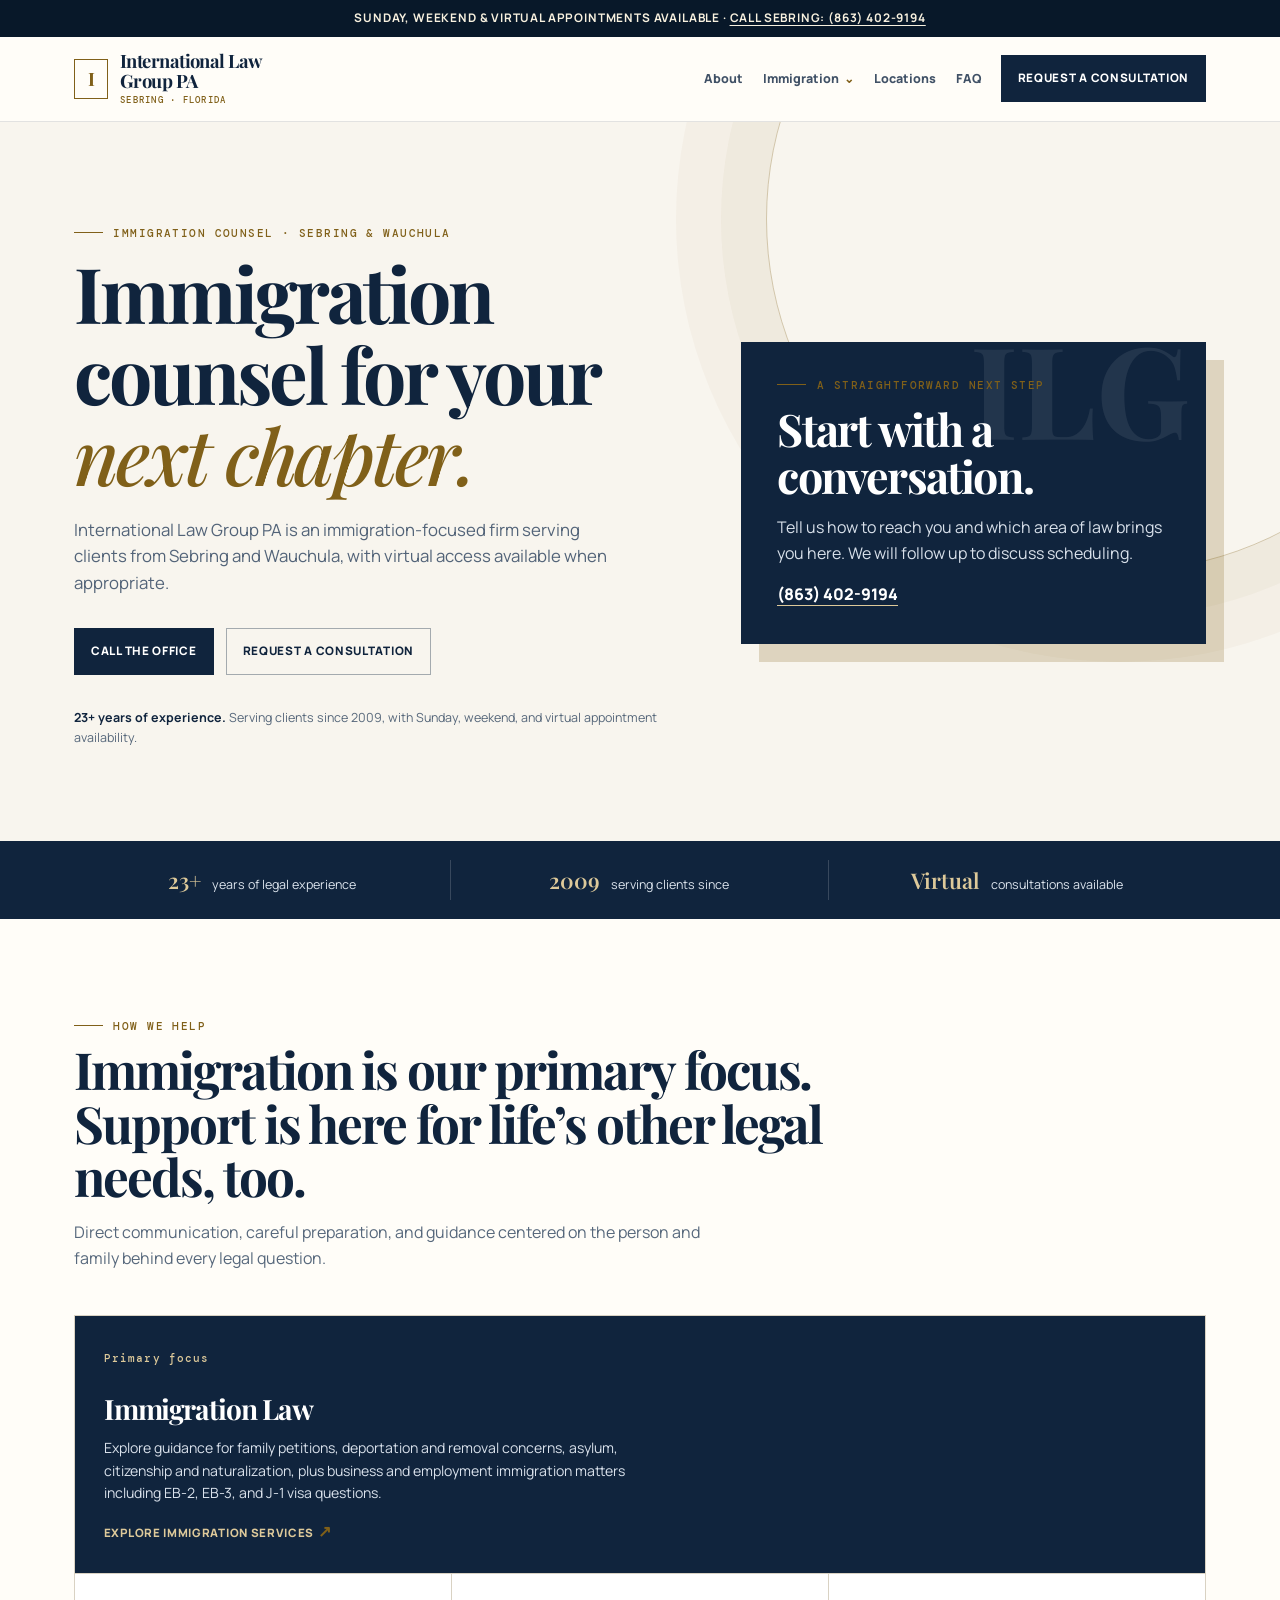
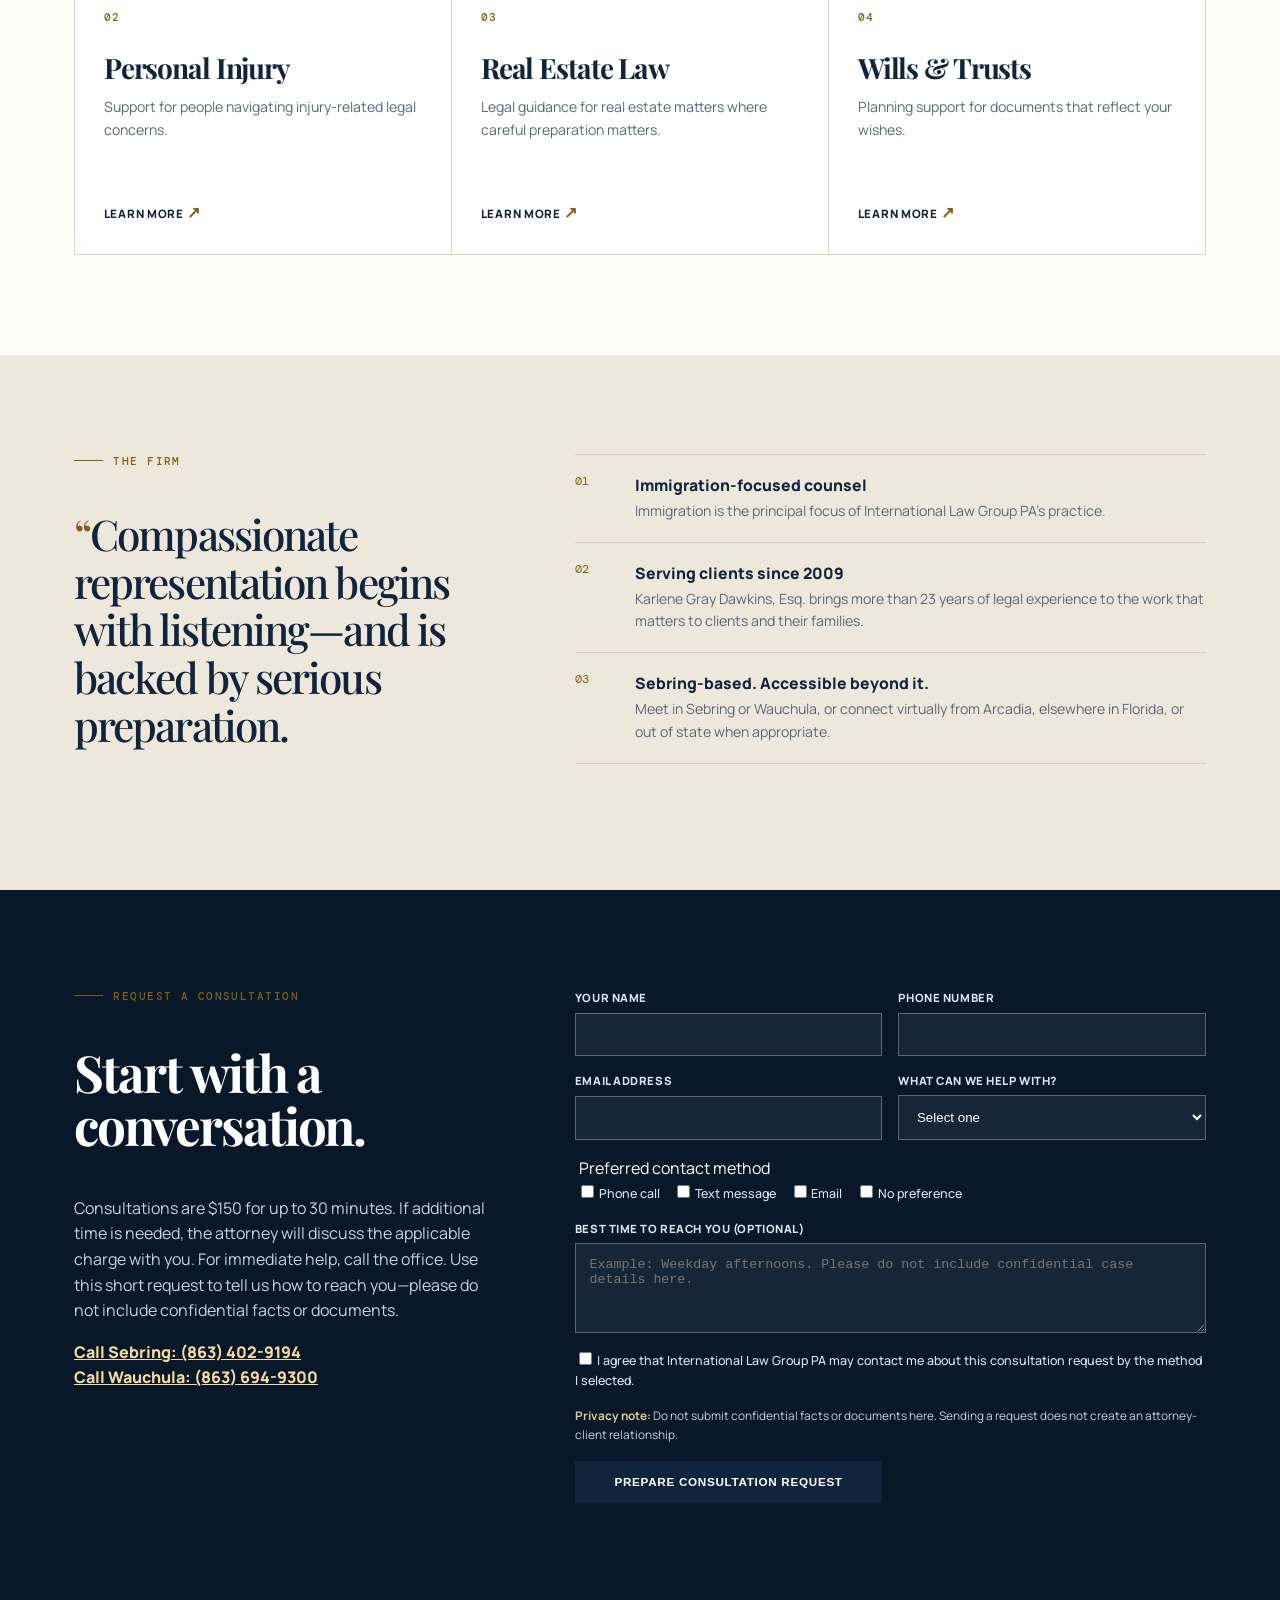
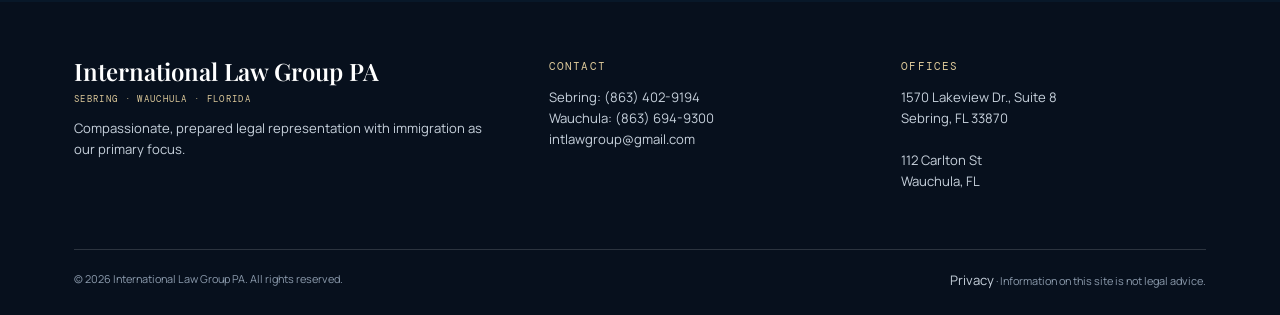
<file: index.html>
<!doctype html><html lang="en"><head><meta charset="utf-8"><meta name="viewport" content="width=device-width, initial-scale=1"><meta name="description" content="Immigration-focused legal counsel from International Law Group PA in Sebring and Wauchula, Florida."><title>Immigration Lawyer in Sebring & Wauchula, FL | International Law Group PA</title><link rel="preconnect" href="https://fonts.googleapis.com"><link rel="preconnect" href="https://fonts.gstatic.com" crossorigin><link href="https://fonts.googleapis.com/css2?family=DM+Mono&family=Manrope:wght@400;500;600;700;800&family=Playfair+Display:ital,wght@0,500;0,600;0,700;1,500;1,600&display=swap" rel="stylesheet"><link rel="stylesheet" href="assets/site.css"></head><body><a class="skip" href="#main">Skip to main content</a><div class="notice">Sunday, weekend &amp; virtual appointments available · <a href="tel:+18634029194">Call Sebring: (863) 402-9194</a></div><header class="site-header"><nav class="nav" aria-label="Main navigation"><a class="brand" href="" aria-label="International Law Group PA home"><span class="brand-mark">I</span><span>International Law<br>Group PA<small>SEBRING · FLORIDA</small></span></a><button class="menu-button" type="button" aria-expanded="false" aria-controls="menu">Menu</button><div class="nav-links" id="menu"><a href="about/">About</a><details class="dropdown"><summary>Immigration</summary><div class="dropdown-menu"><a href="immigration-law/">Immigration overview</a><a href="family-petitions/">Family petitions</a><a href="deportations-and-removals/">Deportations &amp; removals</a><a href="asylum/">Asylum</a><a href="citizenship/">Citizenship &amp; naturalization</a></div></details><a href="locations/">Locations</a><a href="faq/">FAQ</a><a class="button" href="contact/">Request a consultation</a></div></nav></header><main id="main"><section class="hero"><div class="hero-inner"><div><div class="eyebrow">Immigration counsel · Sebring &amp; Wauchula</div><h1>Immigration counsel for your <em>next chapter.</em></h1><p class="hero-copy">International Law Group PA is an immigration-focused firm serving clients from Sebring and Wauchula, with virtual access available when appropriate.</p><div class="hero-actions"><a class="button" href="tel:+18634029194">Call the office</a><a class="button alt" href="#consultation">Request a consultation</a></div><p class="hero-note"><strong>23+ years of experience.</strong> Serving clients since 2009, with Sunday, weekend, and virtual appointment availability.</p></div><aside class="hero-card"><div class="eyebrow">A straightforward next step</div><h2>Start with a conversation.</h2><p>Tell us how to reach you and which area of law brings you here. We will follow up to discuss scheduling.</p><a href="tel:+18634029194">(863) 402-9194</a></aside></div></section><section class="highlights" aria-label="Firm highlights"><div class="highlights-inner"><div class="highlight"><b>23+</b> years of legal experience</div><div class="highlight"><b>2009</b> serving clients since</div><div class="highlight"><b>Virtual</b> consultations available</div></div></section><section class="section"><div class="section-heading"><div class="eyebrow">How we help</div><h2>Immigration is our primary focus. Support is here for life’s other legal needs, too.</h2><p class="section-intro">Direct communication, careful preparation, and guidance centered on the person and family behind every legal question.</p></div><div class="service-grid"><article class="service-card primary"><div><span class="index">Primary focus</span><h3>Immigration Law</h3><p>Explore guidance for family petitions, deportation and removal concerns, asylum, citizenship and naturalization, plus business and employment immigration matters including EB-2, EB-3, and J-1 visa questions.</p></div><a class="text-link" href="immigration-law/">Explore immigration services</a></article><article class="service-card"><div><span class="index">02</span><h3>Personal Injury</h3><p>Support for people navigating injury-related legal concerns.</p></div><a class="text-link" href="personal-injury/">Learn more</a></article><article class="service-card"><div><span class="index">03</span><h3>Real Estate Law</h3><p>Legal guidance for real estate matters where careful preparation matters.</p></div><a class="text-link" href="real-estate-law/">Learn more</a></article><article class="service-card"><div><span class="index">04</span><h3>Wills &amp; Trusts</h3><p>Planning support for documents that reflect your wishes.</p></div><a class="text-link" href="wills-and-trusts/">Learn more</a></article></div></section><section class="split"><div class="split-inner"><div><div class="eyebrow">The firm</div><p class="quote">Compassionate representation begins with listening—and is backed by serious preparation.</p></div><div class="fact-list"><div class="fact"><span class="fact-no">01</span><div><h3>Immigration-focused counsel</h3><p>Immigration is the principal focus of International Law Group PA’s practice.</p></div></div><div class="fact"><span class="fact-no">02</span><div><h3>Serving clients since 2009</h3><p>Karlene Gray Dawkins, Esq. brings more than 23 years of legal experience to the work that matters to clients and their families.</p></div></div><div class="fact"><span class="fact-no">03</span><div><h3>Sebring-based. Accessible beyond it.</h3><p>Meet in Sebring or Wauchula, or connect virtually from Arcadia, elsewhere in Florida, or out of state when appropriate.</p></div></div></div></div></section><section class="consult" id="consultation"><div class="consult-inner"><div><div class="eyebrow">Request a consultation</div><h2>Start with a conversation.</h2><p>Consultations are $150 for up to 30 minutes. If additional time is needed, the attorney will discuss the applicable charge with you. For immediate help, call the office. Use this short request to tell us how to reach you—please do not include confidential facts or documents.</p><p><a href="tel:+18634029194" style="color:#f2dba0;text-decoration:underline;font-weight:800">Call Sebring: (863) 402-9194</a><br><a href="tel:+18636949300" style="color:#f2dba0;text-decoration:underline;font-weight:800">Call Wauchula: (863) 694-9300</a></p></div><form id="consultation-form"><div class="field"><label for="name">Your name</label><input id="name" name="name" autocomplete="name" required></div><div class="field"><label for="phone">Phone number</label><input id="phone" name="phone" type="tel" autocomplete="tel" required></div><div class="field"><label for="email">Email address</label><input id="email" name="email" type="email" autocomplete="email"></div><div class="field"><label for="matter">What can we help with?</label><select id="matter" name="matter" required><option value="">Select one</option><option>Immigration Law</option><option>Business &amp; Employment Immigration</option><option>Personal Injury</option><option>Real Estate Law</option><option>Wills &amp; Trusts</option><option>Another Legal Matter</option></select></div><fieldset class="field full" style="border:0;padding:0"><legend>Preferred contact method</legend><div class="contact-choice"><label><input type="checkbox" name="contact-method" value="Phone call">Phone call</label><label><input type="checkbox" name="contact-method" value="Text message">Text message</label><label><input type="checkbox" name="contact-method" value="Email">Email</label><label><input type="checkbox" name="contact-method" value="No preference">No preference</label></div></fieldset><div class="field full"><label for="note">Best time to reach you (optional)</label><textarea id="note" name="note" placeholder="Example: Weekday afternoons. Please do not include confidential case details here."></textarea></div><label class="consent full"><input type="checkbox" required>I agree that International Law Group PA may contact me about this consultation request by the method I selected.</label><p class="privacy"><b>Privacy note:</b> Do not submit confidential facts or documents here. Sending a request does not create an attorney-client relationship.</p><button class="button" type="submit">Prepare consultation request</button><p class="form-result" id="form-result" role="status"></p></form></div></section></main><footer class="site-footer"><div class="footer-inner"><div class="footer-top"><div><div class="footer-brand">International Law Group PA<small>SEBRING · WAUCHULA · FLORIDA</small></div><p>Compassionate, prepared legal representation with immigration as our primary focus.</p></div><div><div class="footer-heading">Contact</div><p><a href="tel:+18634029194">Sebring: (863) 402-9194</a><br><a href="tel:+18636949300">Wauchula: (863) 694-9300</a><br><a href="mailto:intlawgroup@gmail.com">intlawgroup@gmail.com</a></p></div><div><div class="footer-heading">Offices</div><p>1570 Lakeview Dr., Suite 8<br>Sebring, FL 33870<br><br>112 Carlton St<br>Wauchula, FL</p></div></div><div class="footer-bottom"><span>© <span data-year></span> International Law Group PA. All rights reserved.</span><span><a href="privacy-policy/">Privacy</a> · Information on this site is not legal advice.</span></div></div></footer><script src="assets/site.js"></script></body></html>
</file>
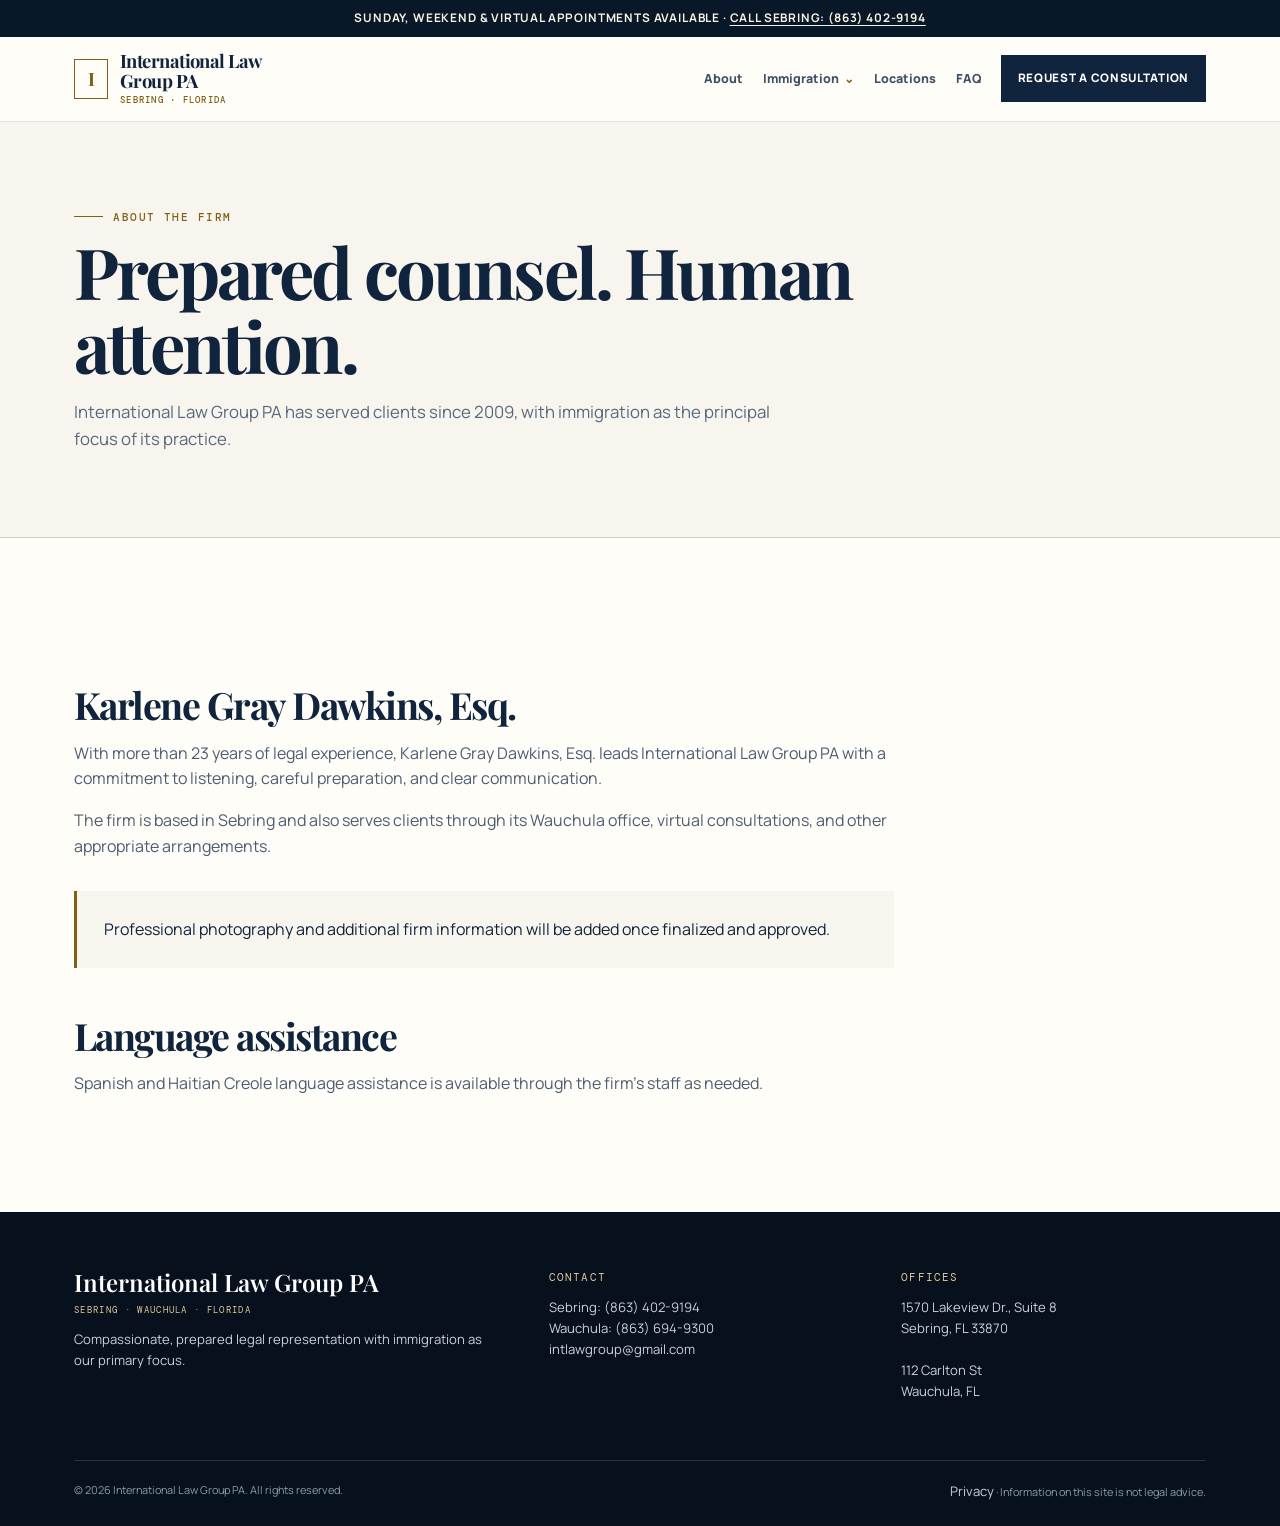
<file: about/index.html>
<!doctype html><html lang="en"><head><meta charset="utf-8"><meta name="viewport" content="width=device-width, initial-scale=1"><meta name="description" content="Learn about Karlene Gray Dawkins, Esq. and International Law Group PA."><title>About Karlene Gray Dawkins, Esq. | International Law Group PA</title><link rel="preconnect" href="https://fonts.googleapis.com"><link rel="preconnect" href="https://fonts.gstatic.com" crossorigin><link href="https://fonts.googleapis.com/css2?family=DM+Mono&family=Manrope:wght@400;500;600;700;800&family=Playfair+Display:ital,wght@0,500;0,600;0,700;1,500;1,600&display=swap" rel="stylesheet"><link rel="stylesheet" href="../assets/site.css"></head><body><a class="skip" href="#main">Skip to main content</a><div class="notice">Sunday, weekend &amp; virtual appointments available · <a href="tel:+18634029194">Call Sebring: (863) 402-9194</a></div><header class="site-header"><nav class="nav" aria-label="Main navigation"><a class="brand" href="../" aria-label="International Law Group PA home"><span class="brand-mark">I</span><span>International Law<br>Group PA<small>SEBRING · FLORIDA</small></span></a><button class="menu-button" type="button" aria-expanded="false" aria-controls="menu">Menu</button><div class="nav-links" id="menu"><a href="../about/">About</a><details class="dropdown"><summary>Immigration</summary><div class="dropdown-menu"><a href="../immigration-law/">Immigration overview</a><a href="../family-petitions/">Family petitions</a><a href="../deportations-and-removals/">Deportations &amp; removals</a><a href="../asylum/">Asylum</a><a href="../citizenship/">Citizenship &amp; naturalization</a></div></details><a href="../locations/">Locations</a><a href="../faq/">FAQ</a><a class="button" href="../contact/">Request a consultation</a></div></nav></header><main id="main"><section class="page-hero"><div class="page-hero-inner"><div class="eyebrow">About the firm</div><h1>Prepared counsel. Human attention.</h1><p>International Law Group PA has served clients since 2009, with immigration as the principal focus of its practice.</p></div></section><section class="section"><div class="prose"><h2>Karlene Gray Dawkins, Esq.</h2><p>With more than 23 years of legal experience, Karlene Gray Dawkins, Esq. leads International Law Group PA with a commitment to listening, careful preparation, and clear communication.</p><p>The firm is based in Sebring and also serves clients through its Wauchula office, virtual consultations, and other appropriate arrangements.</p><div class="callout">Professional photography and additional firm information will be added once finalized and approved.</div><h2>Language assistance</h2><p>Spanish and Haitian Creole language assistance is available through the firm’s staff as needed.</p></div></section></main><footer class="site-footer"><div class="footer-inner"><div class="footer-top"><div><div class="footer-brand">International Law Group PA<small>SEBRING · WAUCHULA · FLORIDA</small></div><p>Compassionate, prepared legal representation with immigration as our primary focus.</p></div><div><div class="footer-heading">Contact</div><p><a href="tel:+18634029194">Sebring: (863) 402-9194</a><br><a href="tel:+18636949300">Wauchula: (863) 694-9300</a><br><a href="mailto:intlawgroup@gmail.com">intlawgroup@gmail.com</a></p></div><div><div class="footer-heading">Offices</div><p>1570 Lakeview Dr., Suite 8<br>Sebring, FL 33870<br><br>112 Carlton St<br>Wauchula, FL</p></div></div><div class="footer-bottom"><span>© <span data-year></span> International Law Group PA. All rights reserved.</span><span><a href="../privacy-policy/">Privacy</a> · Information on this site is not legal advice.</span></div></div></footer><script src="../assets/site.js"></script></body></html>
</file>
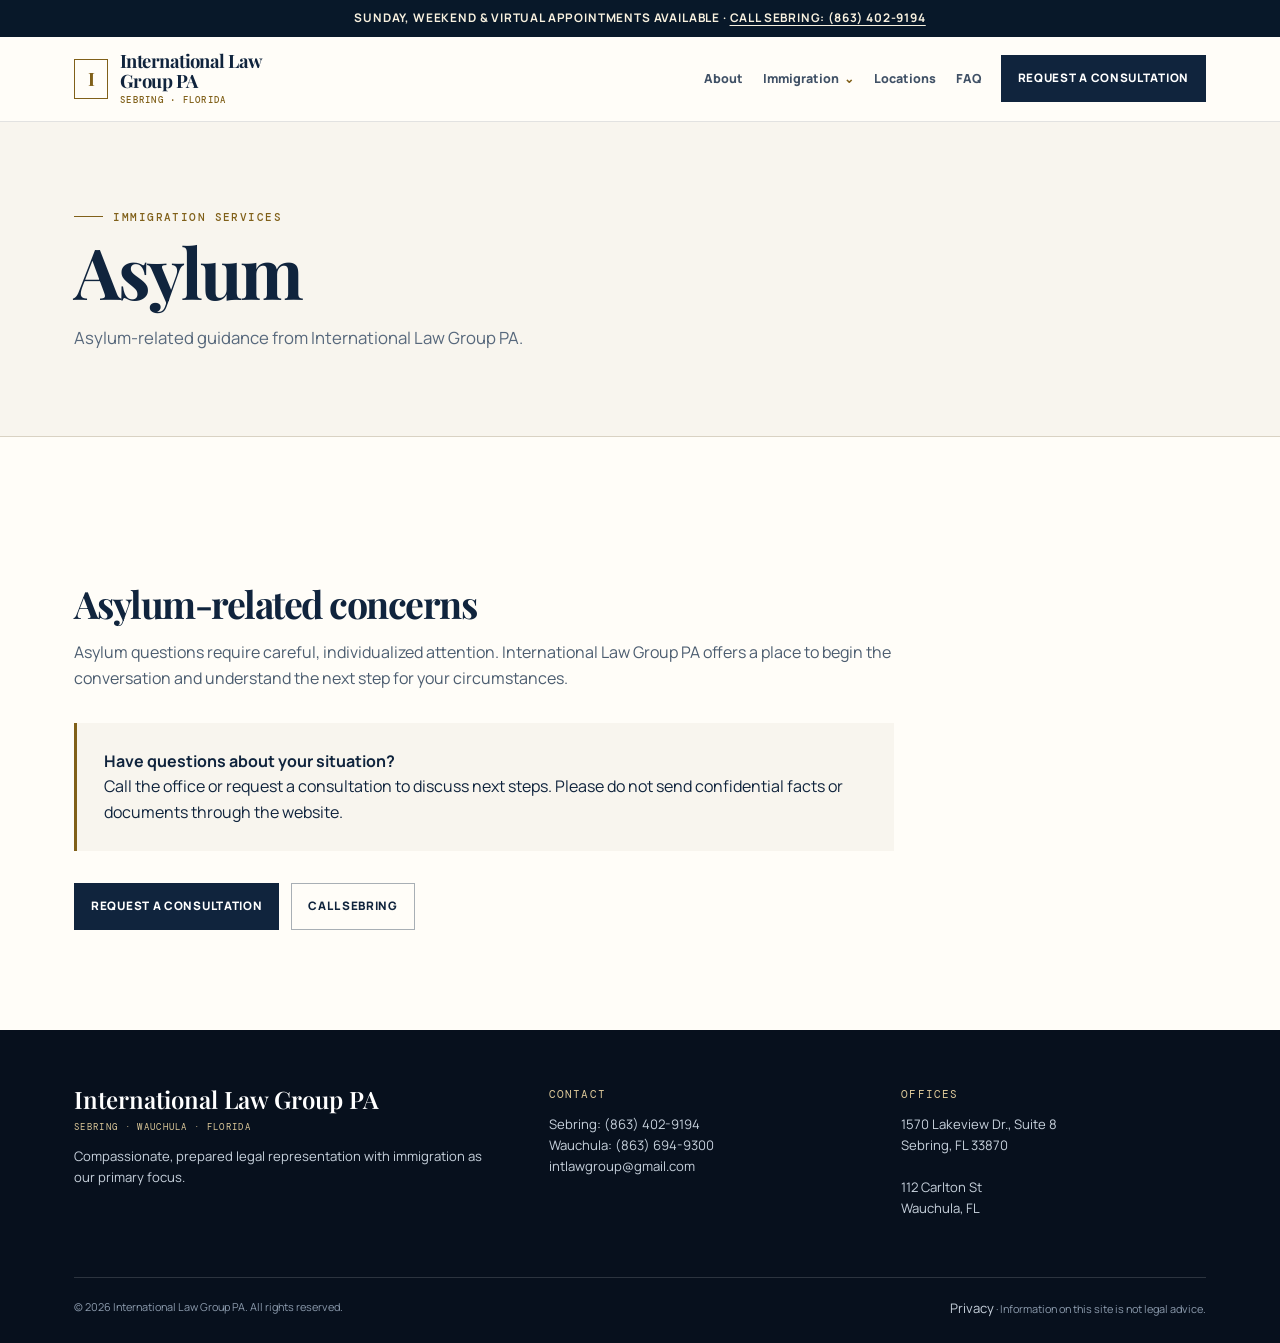
<file: asylum/index.html>
<!doctype html><html lang="en"><head><meta charset="utf-8"><meta name="viewport" content="width=device-width, initial-scale=1"><meta name="description" content="Asylum-related guidance from International Law Group PA."><title>Asylum | International Law Group PA</title><link rel="preconnect" href="https://fonts.googleapis.com"><link rel="preconnect" href="https://fonts.gstatic.com" crossorigin><link href="https://fonts.googleapis.com/css2?family=DM+Mono&family=Manrope:wght@400;500;600;700;800&family=Playfair+Display:ital,wght@0,500;0,600;0,700;1,500;1,600&display=swap" rel="stylesheet"><link rel="stylesheet" href="../assets/site.css"></head><body><a class="skip" href="#main">Skip to main content</a><div class="notice">Sunday, weekend &amp; virtual appointments available · <a href="tel:+18634029194">Call Sebring: (863) 402-9194</a></div><header class="site-header"><nav class="nav" aria-label="Main navigation"><a class="brand" href="../" aria-label="International Law Group PA home"><span class="brand-mark">I</span><span>International Law<br>Group PA<small>SEBRING · FLORIDA</small></span></a><button class="menu-button" type="button" aria-expanded="false" aria-controls="menu">Menu</button><div class="nav-links" id="menu"><a href="../about/">About</a><details class="dropdown"><summary>Immigration</summary><div class="dropdown-menu"><a href="../immigration-law/">Immigration overview</a><a href="../family-petitions/">Family petitions</a><a href="../deportations-and-removals/">Deportations &amp; removals</a><a href="../asylum/">Asylum</a><a href="../citizenship/">Citizenship &amp; naturalization</a></div></details><a href="../locations/">Locations</a><a href="../faq/">FAQ</a><a class="button" href="../contact/">Request a consultation</a></div></nav></header><main id="main"><section class="page-hero"><div class="page-hero-inner"><div class="eyebrow">Immigration services</div><h1>Asylum</h1><p>Asylum-related guidance from International Law Group PA.</p></div></section><section class="section"><div class="prose"><h2>Asylum-related concerns</h2><p>Asylum questions require careful, individualized attention. International Law Group PA offers a place to begin the conversation and understand the next step for your circumstances.</p><div class="callout"><strong>Have questions about your situation?</strong><br>Call the office or request a consultation to discuss next steps. Please do not send confidential facts or documents through the website.</div><div class="hero-actions"><a class="button" href="../contact/">Request a consultation</a><a class="button alt" href="tel:+18634029194">Call Sebring</a></div></div></section></main><footer class="site-footer"><div class="footer-inner"><div class="footer-top"><div><div class="footer-brand">International Law Group PA<small>SEBRING · WAUCHULA · FLORIDA</small></div><p>Compassionate, prepared legal representation with immigration as our primary focus.</p></div><div><div class="footer-heading">Contact</div><p><a href="tel:+18634029194">Sebring: (863) 402-9194</a><br><a href="tel:+18636949300">Wauchula: (863) 694-9300</a><br><a href="mailto:intlawgroup@gmail.com">intlawgroup@gmail.com</a></p></div><div><div class="footer-heading">Offices</div><p>1570 Lakeview Dr., Suite 8<br>Sebring, FL 33870<br><br>112 Carlton St<br>Wauchula, FL</p></div></div><div class="footer-bottom"><span>© <span data-year></span> International Law Group PA. All rights reserved.</span><span><a href="../privacy-policy/">Privacy</a> · Information on this site is not legal advice.</span></div></div></footer><script src="../assets/site.js"></script></body></html>
</file>
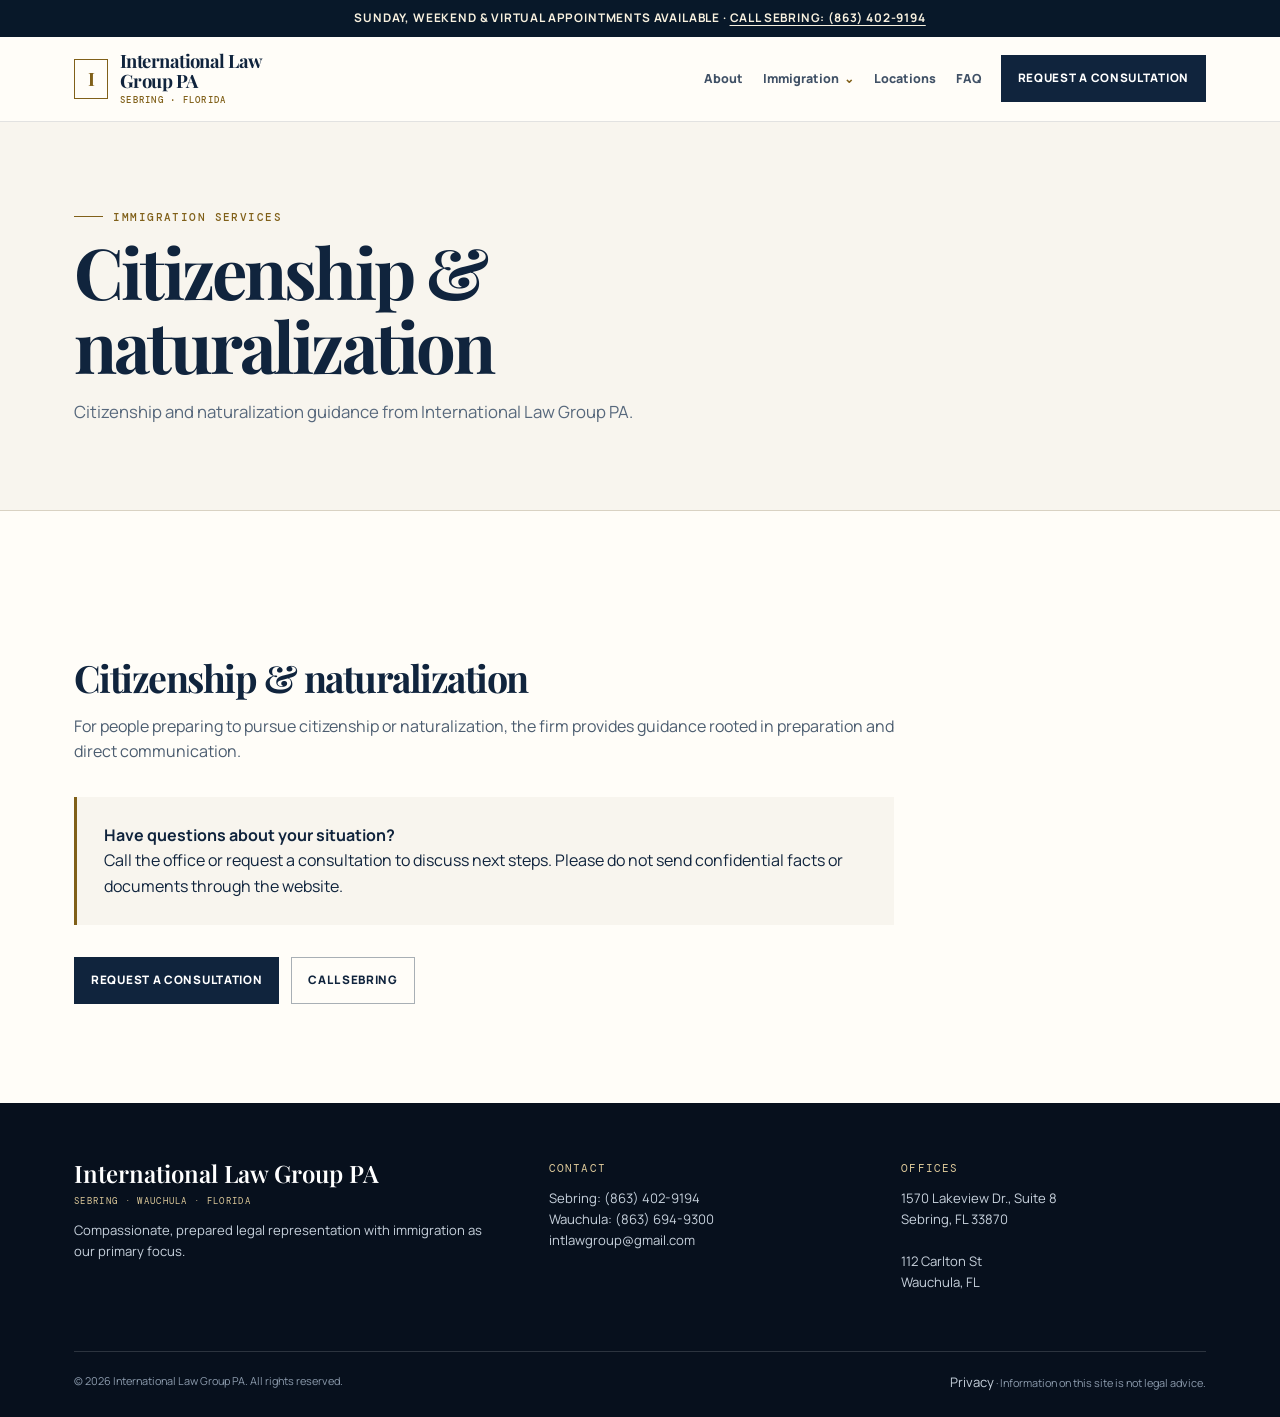
<file: citizenship/index.html>
<!doctype html><html lang="en"><head><meta charset="utf-8"><meta name="viewport" content="width=device-width, initial-scale=1"><meta name="description" content="Citizenship and naturalization guidance from International Law Group PA."><title>Citizenship &amp; naturalization | International Law Group PA</title><link rel="preconnect" href="https://fonts.googleapis.com"><link rel="preconnect" href="https://fonts.gstatic.com" crossorigin><link href="https://fonts.googleapis.com/css2?family=DM+Mono&family=Manrope:wght@400;500;600;700;800&family=Playfair+Display:ital,wght@0,500;0,600;0,700;1,500;1,600&display=swap" rel="stylesheet"><link rel="stylesheet" href="../assets/site.css"></head><body><a class="skip" href="#main">Skip to main content</a><div class="notice">Sunday, weekend &amp; virtual appointments available · <a href="tel:+18634029194">Call Sebring: (863) 402-9194</a></div><header class="site-header"><nav class="nav" aria-label="Main navigation"><a class="brand" href="../" aria-label="International Law Group PA home"><span class="brand-mark">I</span><span>International Law<br>Group PA<small>SEBRING · FLORIDA</small></span></a><button class="menu-button" type="button" aria-expanded="false" aria-controls="menu">Menu</button><div class="nav-links" id="menu"><a href="../about/">About</a><details class="dropdown"><summary>Immigration</summary><div class="dropdown-menu"><a href="../immigration-law/">Immigration overview</a><a href="../family-petitions/">Family petitions</a><a href="../deportations-and-removals/">Deportations &amp; removals</a><a href="../asylum/">Asylum</a><a href="../citizenship/">Citizenship &amp; naturalization</a></div></details><a href="../locations/">Locations</a><a href="../faq/">FAQ</a><a class="button" href="../contact/">Request a consultation</a></div></nav></header><main id="main"><section class="page-hero"><div class="page-hero-inner"><div class="eyebrow">Immigration services</div><h1>Citizenship &amp; naturalization</h1><p>Citizenship and naturalization guidance from International Law Group PA.</p></div></section><section class="section"><div class="prose"><h2>Citizenship &amp; naturalization</h2><p>For people preparing to pursue citizenship or naturalization, the firm provides guidance rooted in preparation and direct communication.</p><div class="callout"><strong>Have questions about your situation?</strong><br>Call the office or request a consultation to discuss next steps. Please do not send confidential facts or documents through the website.</div><div class="hero-actions"><a class="button" href="../contact/">Request a consultation</a><a class="button alt" href="tel:+18634029194">Call Sebring</a></div></div></section></main><footer class="site-footer"><div class="footer-inner"><div class="footer-top"><div><div class="footer-brand">International Law Group PA<small>SEBRING · WAUCHULA · FLORIDA</small></div><p>Compassionate, prepared legal representation with immigration as our primary focus.</p></div><div><div class="footer-heading">Contact</div><p><a href="tel:+18634029194">Sebring: (863) 402-9194</a><br><a href="tel:+18636949300">Wauchula: (863) 694-9300</a><br><a href="mailto:intlawgroup@gmail.com">intlawgroup@gmail.com</a></p></div><div><div class="footer-heading">Offices</div><p>1570 Lakeview Dr., Suite 8<br>Sebring, FL 33870<br><br>112 Carlton St<br>Wauchula, FL</p></div></div><div class="footer-bottom"><span>© <span data-year></span> International Law Group PA. All rights reserved.</span><span><a href="../privacy-policy/">Privacy</a> · Information on this site is not legal advice.</span></div></div></footer><script src="../assets/site.js"></script></body></html>
</file>
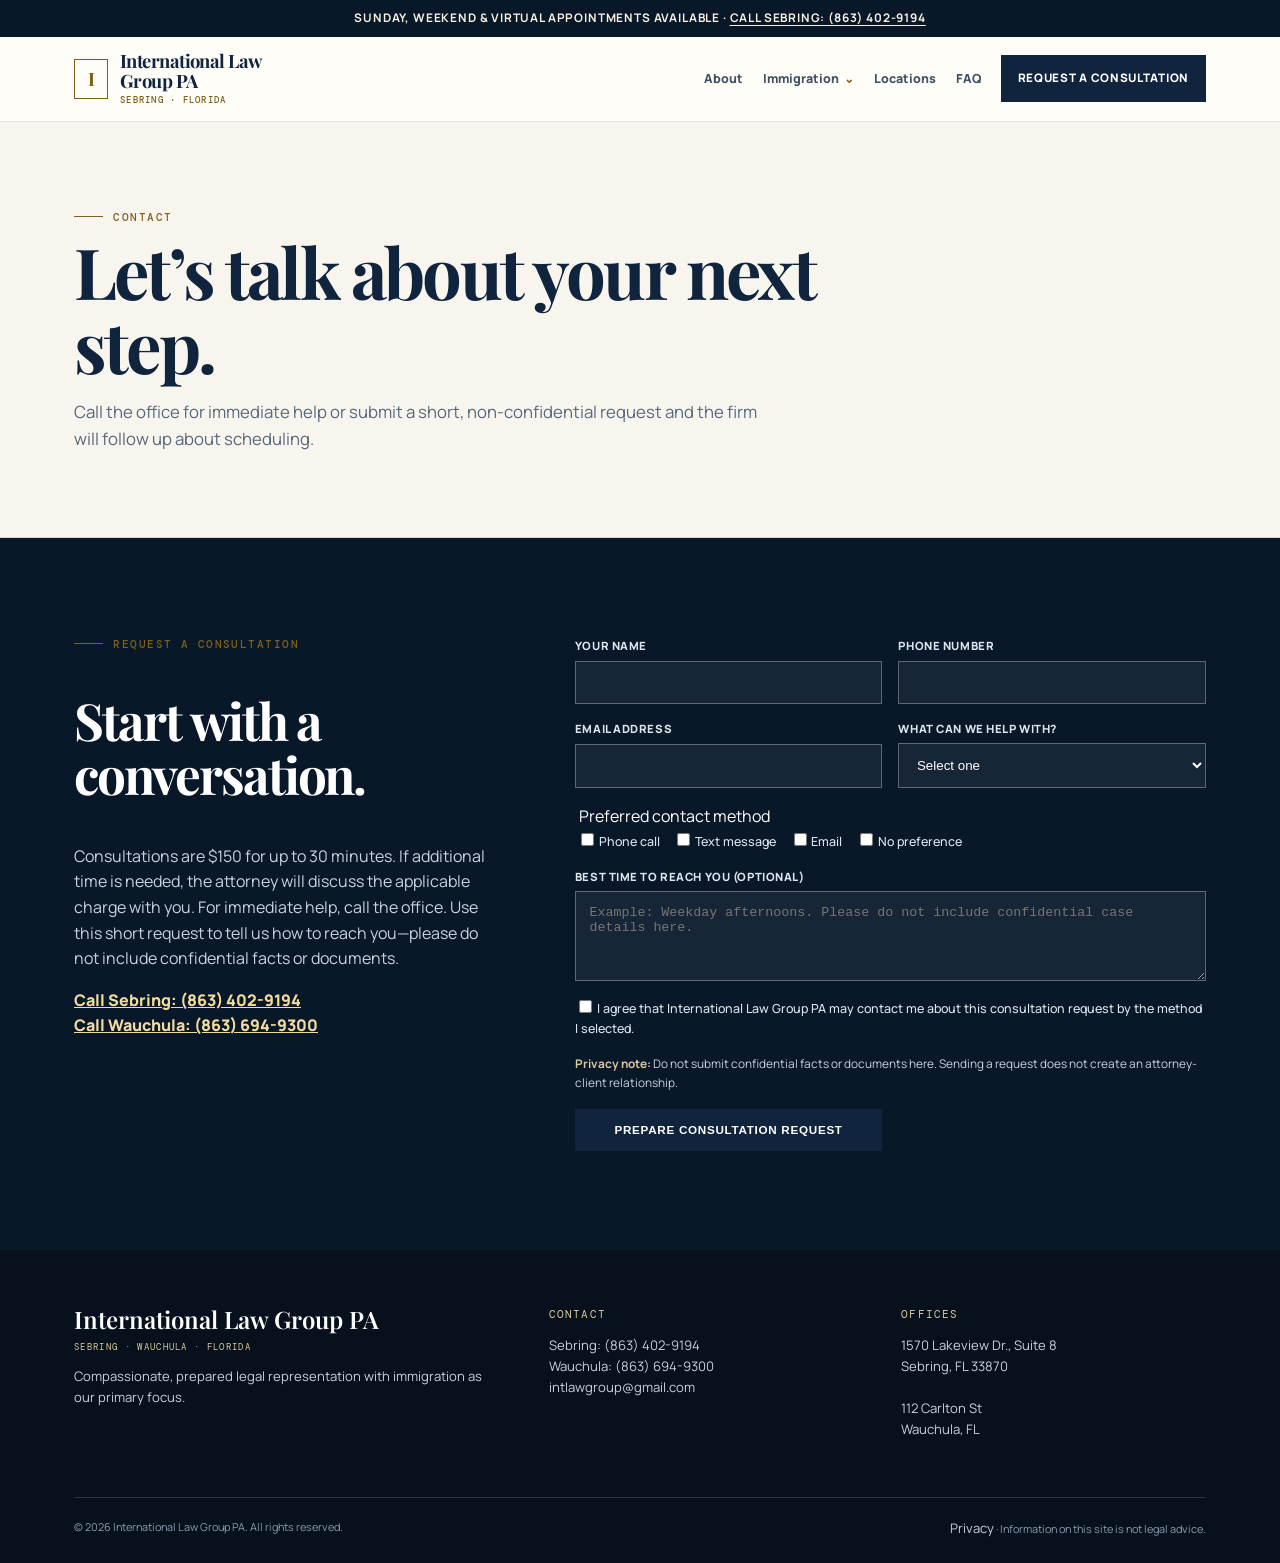
<file: contact/index.html>
<!doctype html><html lang="en"><head><meta charset="utf-8"><meta name="viewport" content="width=device-width, initial-scale=1"><meta name="description" content="Contact International Law Group PA to request a consultation."><title>Request a Consultation | International Law Group PA</title><link rel="preconnect" href="https://fonts.googleapis.com"><link rel="preconnect" href="https://fonts.gstatic.com" crossorigin><link href="https://fonts.googleapis.com/css2?family=DM+Mono&family=Manrope:wght@400;500;600;700;800&family=Playfair+Display:ital,wght@0,500;0,600;0,700;1,500;1,600&display=swap" rel="stylesheet"><link rel="stylesheet" href="../assets/site.css"></head><body><a class="skip" href="#main">Skip to main content</a><div class="notice">Sunday, weekend &amp; virtual appointments available · <a href="tel:+18634029194">Call Sebring: (863) 402-9194</a></div><header class="site-header"><nav class="nav" aria-label="Main navigation"><a class="brand" href="../" aria-label="International Law Group PA home"><span class="brand-mark">I</span><span>International Law<br>Group PA<small>SEBRING · FLORIDA</small></span></a><button class="menu-button" type="button" aria-expanded="false" aria-controls="menu">Menu</button><div class="nav-links" id="menu"><a href="../about/">About</a><details class="dropdown"><summary>Immigration</summary><div class="dropdown-menu"><a href="../immigration-law/">Immigration overview</a><a href="../family-petitions/">Family petitions</a><a href="../deportations-and-removals/">Deportations &amp; removals</a><a href="../asylum/">Asylum</a><a href="../citizenship/">Citizenship &amp; naturalization</a></div></details><a href="../locations/">Locations</a><a href="../faq/">FAQ</a><a class="button" href="../contact/">Request a consultation</a></div></nav></header><main id="main"><section class="page-hero"><div class="page-hero-inner"><div class="eyebrow">Contact</div><h1>Let’s talk about your next step.</h1><p>Call the office for immediate help or submit a short, non-confidential request and the firm will follow up about scheduling.</p></div></section><section class="consult" id="consultation"><div class="consult-inner"><div><div class="eyebrow">Request a consultation</div><h2>Start with a conversation.</h2><p>Consultations are $150 for up to 30 minutes. If additional time is needed, the attorney will discuss the applicable charge with you. For immediate help, call the office. Use this short request to tell us how to reach you—please do not include confidential facts or documents.</p><p><a href="tel:+18634029194" style="color:#f2dba0;text-decoration:underline;font-weight:800">Call Sebring: (863) 402-9194</a><br><a href="tel:+18636949300" style="color:#f2dba0;text-decoration:underline;font-weight:800">Call Wauchula: (863) 694-9300</a></p></div><form id="consultation-form"><div class="field"><label for="name">Your name</label><input id="name" name="name" autocomplete="name" required></div><div class="field"><label for="phone">Phone number</label><input id="phone" name="phone" type="tel" autocomplete="tel" required></div><div class="field"><label for="email">Email address</label><input id="email" name="email" type="email" autocomplete="email"></div><div class="field"><label for="matter">What can we help with?</label><select id="matter" name="matter" required><option value="">Select one</option><option>Immigration Law</option><option>Business &amp; Employment Immigration</option><option>Personal Injury</option><option>Real Estate Law</option><option>Wills &amp; Trusts</option><option>Another Legal Matter</option></select></div><fieldset class="field full" style="border:0;padding:0"><legend>Preferred contact method</legend><div class="contact-choice"><label><input type="checkbox" name="contact-method" value="Phone call">Phone call</label><label><input type="checkbox" name="contact-method" value="Text message">Text message</label><label><input type="checkbox" name="contact-method" value="Email">Email</label><label><input type="checkbox" name="contact-method" value="No preference">No preference</label></div></fieldset><div class="field full"><label for="note">Best time to reach you (optional)</label><textarea id="note" name="note" placeholder="Example: Weekday afternoons. Please do not include confidential case details here."></textarea></div><label class="consent full"><input type="checkbox" required>I agree that International Law Group PA may contact me about this consultation request by the method I selected.</label><p class="privacy"><b>Privacy note:</b> Do not submit confidential facts or documents here. Sending a request does not create an attorney-client relationship.</p><button class="button" type="submit">Prepare consultation request</button><p class="form-result" id="form-result" role="status"></p></form></div></section></main><footer class="site-footer"><div class="footer-inner"><div class="footer-top"><div><div class="footer-brand">International Law Group PA<small>SEBRING · WAUCHULA · FLORIDA</small></div><p>Compassionate, prepared legal representation with immigration as our primary focus.</p></div><div><div class="footer-heading">Contact</div><p><a href="tel:+18634029194">Sebring: (863) 402-9194</a><br><a href="tel:+18636949300">Wauchula: (863) 694-9300</a><br><a href="mailto:intlawgroup@gmail.com">intlawgroup@gmail.com</a></p></div><div><div class="footer-heading">Offices</div><p>1570 Lakeview Dr., Suite 8<br>Sebring, FL 33870<br><br>112 Carlton St<br>Wauchula, FL</p></div></div><div class="footer-bottom"><span>© <span data-year></span> International Law Group PA. All rights reserved.</span><span><a href="../privacy-policy/">Privacy</a> · Information on this site is not legal advice.</span></div></div></footer><script src="../assets/site.js"></script></body></html>
</file>
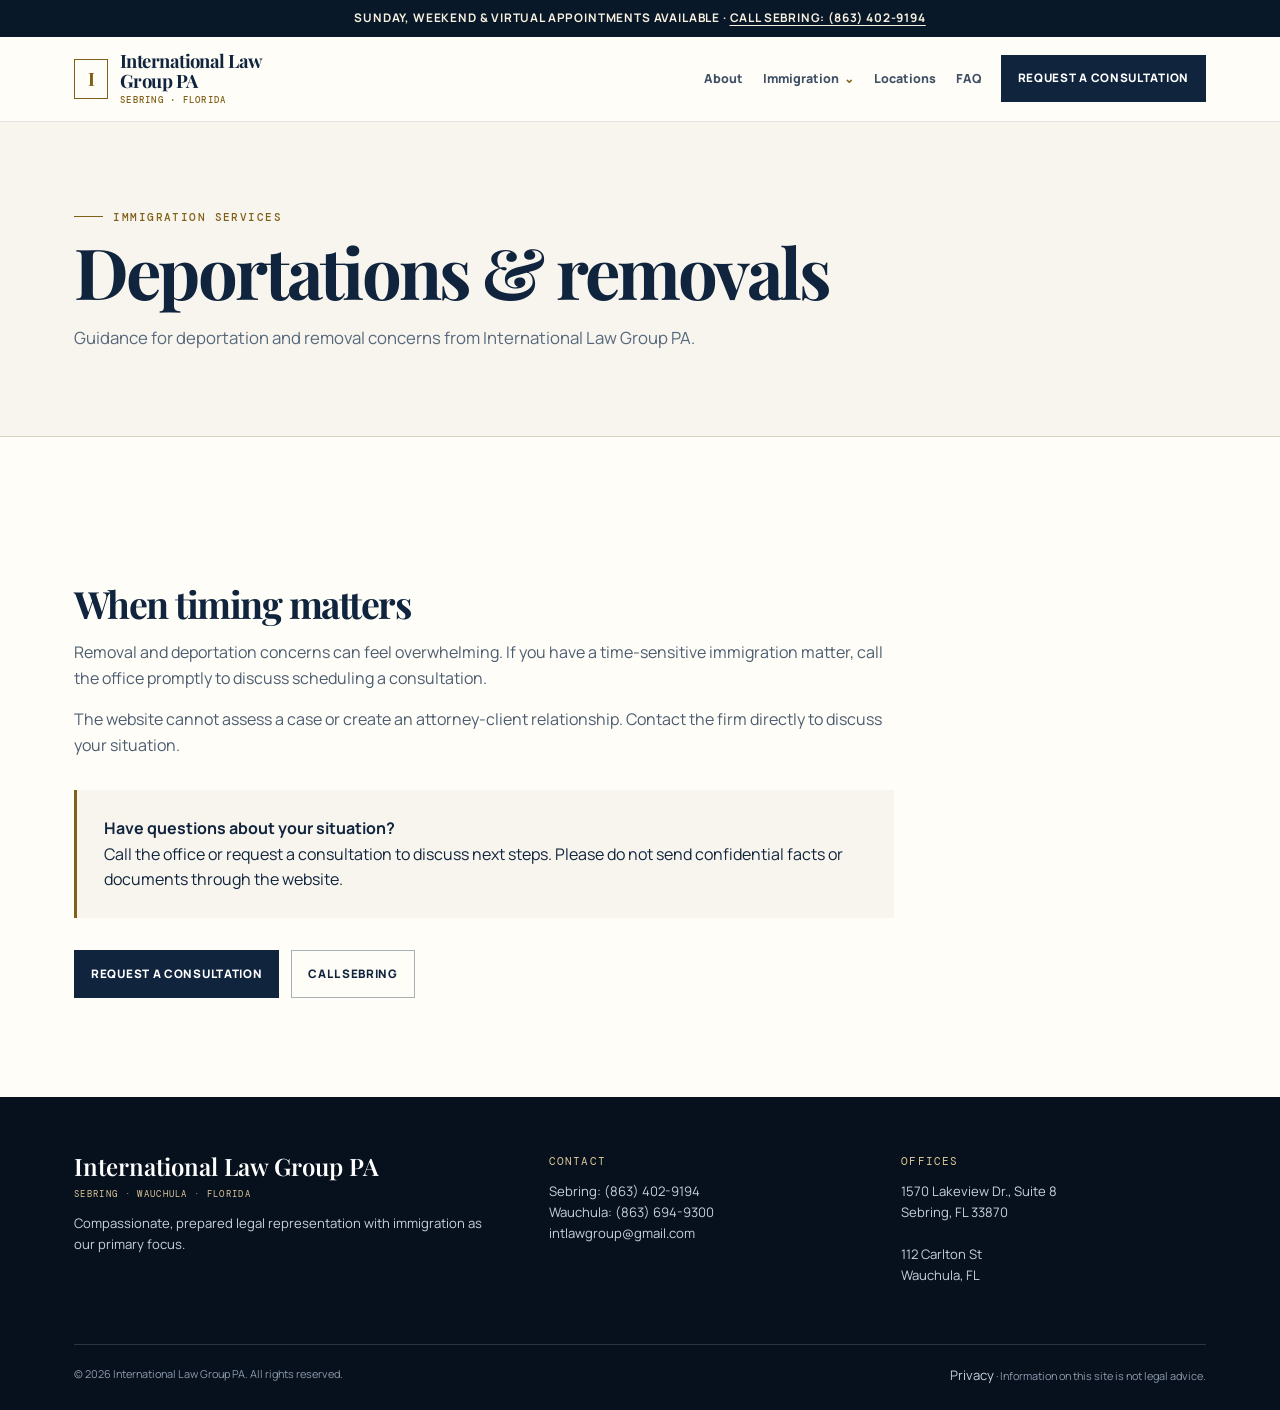
<file: deportations-and-removals/index.html>
<!doctype html><html lang="en"><head><meta charset="utf-8"><meta name="viewport" content="width=device-width, initial-scale=1"><meta name="description" content="Guidance for deportation and removal concerns from International Law Group PA."><title>Deportations &amp; removals | International Law Group PA</title><link rel="preconnect" href="https://fonts.googleapis.com"><link rel="preconnect" href="https://fonts.gstatic.com" crossorigin><link href="https://fonts.googleapis.com/css2?family=DM+Mono&family=Manrope:wght@400;500;600;700;800&family=Playfair+Display:ital,wght@0,500;0,600;0,700;1,500;1,600&display=swap" rel="stylesheet"><link rel="stylesheet" href="../assets/site.css"></head><body><a class="skip" href="#main">Skip to main content</a><div class="notice">Sunday, weekend &amp; virtual appointments available · <a href="tel:+18634029194">Call Sebring: (863) 402-9194</a></div><header class="site-header"><nav class="nav" aria-label="Main navigation"><a class="brand" href="../" aria-label="International Law Group PA home"><span class="brand-mark">I</span><span>International Law<br>Group PA<small>SEBRING · FLORIDA</small></span></a><button class="menu-button" type="button" aria-expanded="false" aria-controls="menu">Menu</button><div class="nav-links" id="menu"><a href="../about/">About</a><details class="dropdown"><summary>Immigration</summary><div class="dropdown-menu"><a href="../immigration-law/">Immigration overview</a><a href="../family-petitions/">Family petitions</a><a href="../deportations-and-removals/">Deportations &amp; removals</a><a href="../asylum/">Asylum</a><a href="../citizenship/">Citizenship &amp; naturalization</a></div></details><a href="../locations/">Locations</a><a href="../faq/">FAQ</a><a class="button" href="../contact/">Request a consultation</a></div></nav></header><main id="main"><section class="page-hero"><div class="page-hero-inner"><div class="eyebrow">Immigration services</div><h1>Deportations &amp; removals</h1><p>Guidance for deportation and removal concerns from International Law Group PA.</p></div></section><section class="section"><div class="prose"><h2>When timing matters</h2><p>Removal and deportation concerns can feel overwhelming. If you have a time-sensitive immigration matter, call the office promptly to discuss scheduling a consultation.</p><p>The website cannot assess a case or create an attorney-client relationship. Contact the firm directly to discuss your situation.</p><div class="callout"><strong>Have questions about your situation?</strong><br>Call the office or request a consultation to discuss next steps. Please do not send confidential facts or documents through the website.</div><div class="hero-actions"><a class="button" href="../contact/">Request a consultation</a><a class="button alt" href="tel:+18634029194">Call Sebring</a></div></div></section></main><footer class="site-footer"><div class="footer-inner"><div class="footer-top"><div><div class="footer-brand">International Law Group PA<small>SEBRING · WAUCHULA · FLORIDA</small></div><p>Compassionate, prepared legal representation with immigration as our primary focus.</p></div><div><div class="footer-heading">Contact</div><p><a href="tel:+18634029194">Sebring: (863) 402-9194</a><br><a href="tel:+18636949300">Wauchula: (863) 694-9300</a><br><a href="mailto:intlawgroup@gmail.com">intlawgroup@gmail.com</a></p></div><div><div class="footer-heading">Offices</div><p>1570 Lakeview Dr., Suite 8<br>Sebring, FL 33870<br><br>112 Carlton St<br>Wauchula, FL</p></div></div><div class="footer-bottom"><span>© <span data-year></span> International Law Group PA. All rights reserved.</span><span><a href="../privacy-policy/">Privacy</a> · Information on this site is not legal advice.</span></div></div></footer><script src="../assets/site.js"></script></body></html>
</file>
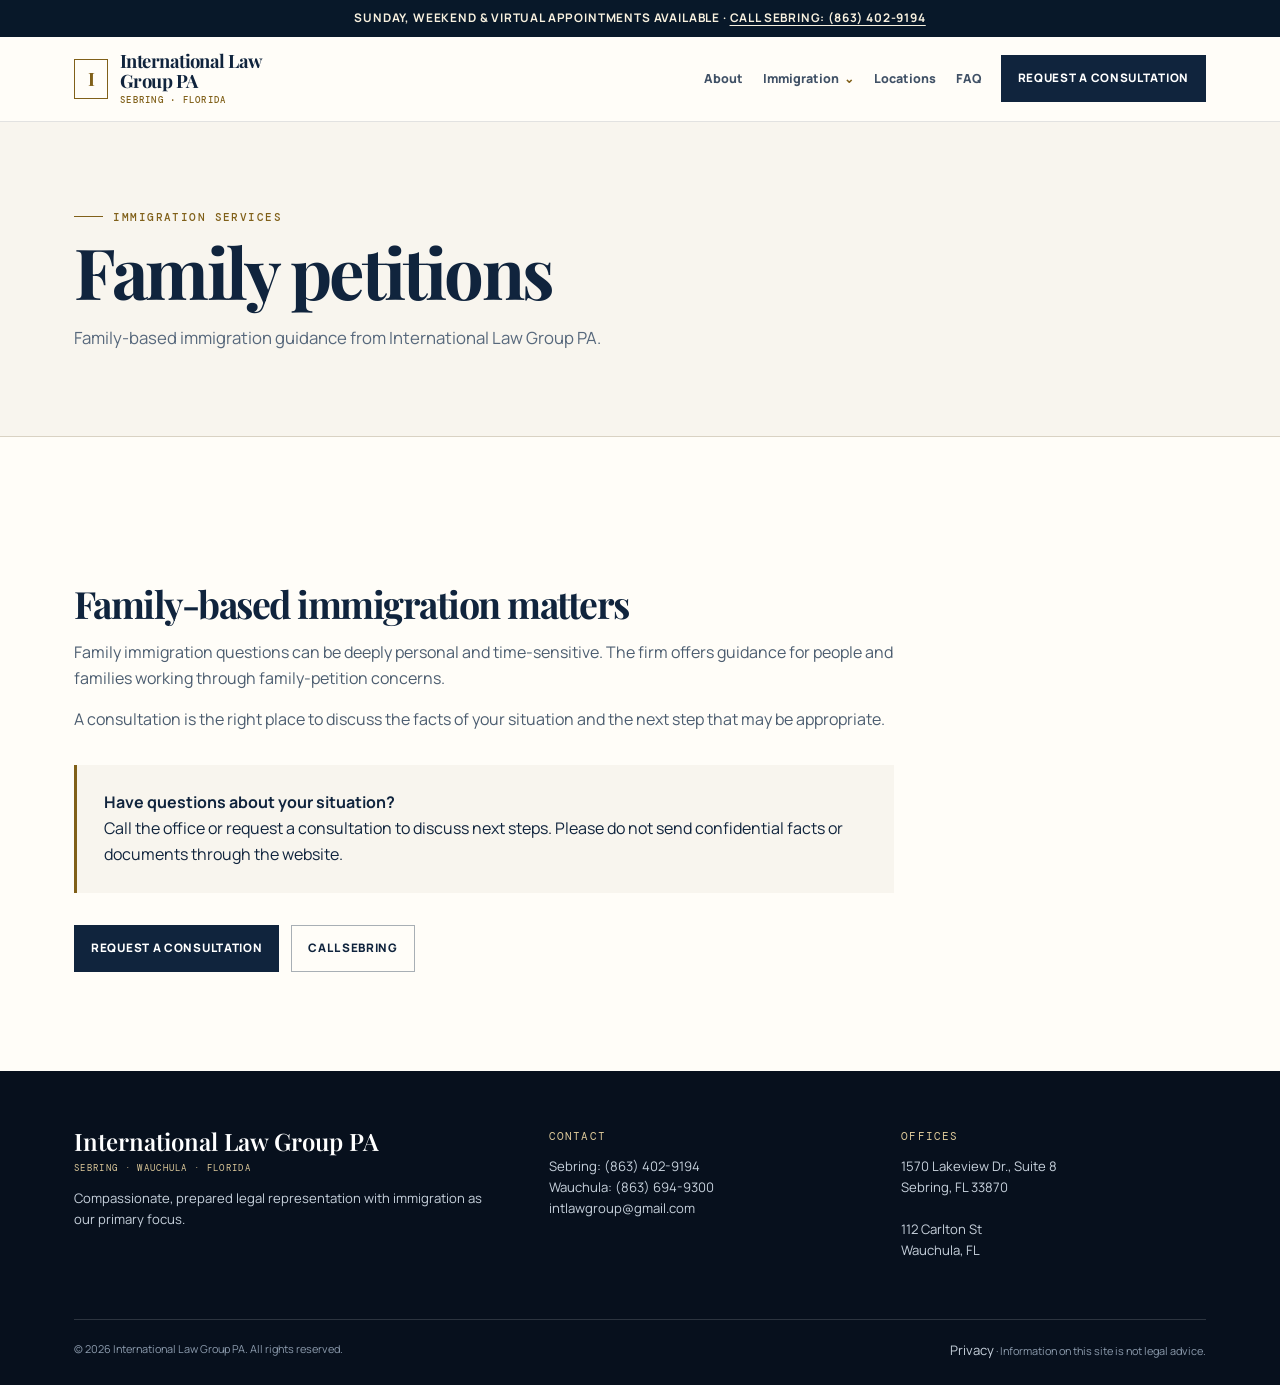
<file: family-petitions/index.html>
<!doctype html><html lang="en"><head><meta charset="utf-8"><meta name="viewport" content="width=device-width, initial-scale=1"><meta name="description" content="Family-based immigration guidance from International Law Group PA."><title>Family petitions | International Law Group PA</title><link rel="preconnect" href="https://fonts.googleapis.com"><link rel="preconnect" href="https://fonts.gstatic.com" crossorigin><link href="https://fonts.googleapis.com/css2?family=DM+Mono&family=Manrope:wght@400;500;600;700;800&family=Playfair+Display:ital,wght@0,500;0,600;0,700;1,500;1,600&display=swap" rel="stylesheet"><link rel="stylesheet" href="../assets/site.css"></head><body><a class="skip" href="#main">Skip to main content</a><div class="notice">Sunday, weekend &amp; virtual appointments available · <a href="tel:+18634029194">Call Sebring: (863) 402-9194</a></div><header class="site-header"><nav class="nav" aria-label="Main navigation"><a class="brand" href="../" aria-label="International Law Group PA home"><span class="brand-mark">I</span><span>International Law<br>Group PA<small>SEBRING · FLORIDA</small></span></a><button class="menu-button" type="button" aria-expanded="false" aria-controls="menu">Menu</button><div class="nav-links" id="menu"><a href="../about/">About</a><details class="dropdown"><summary>Immigration</summary><div class="dropdown-menu"><a href="../immigration-law/">Immigration overview</a><a href="../family-petitions/">Family petitions</a><a href="../deportations-and-removals/">Deportations &amp; removals</a><a href="../asylum/">Asylum</a><a href="../citizenship/">Citizenship &amp; naturalization</a></div></details><a href="../locations/">Locations</a><a href="../faq/">FAQ</a><a class="button" href="../contact/">Request a consultation</a></div></nav></header><main id="main"><section class="page-hero"><div class="page-hero-inner"><div class="eyebrow">Immigration services</div><h1>Family petitions</h1><p>Family-based immigration guidance from International Law Group PA.</p></div></section><section class="section"><div class="prose"><h2>Family-based immigration matters</h2><p>Family immigration questions can be deeply personal and time-sensitive. The firm offers guidance for people and families working through family-petition concerns.</p><p>A consultation is the right place to discuss the facts of your situation and the next step that may be appropriate.</p><div class="callout"><strong>Have questions about your situation?</strong><br>Call the office or request a consultation to discuss next steps. Please do not send confidential facts or documents through the website.</div><div class="hero-actions"><a class="button" href="../contact/">Request a consultation</a><a class="button alt" href="tel:+18634029194">Call Sebring</a></div></div></section></main><footer class="site-footer"><div class="footer-inner"><div class="footer-top"><div><div class="footer-brand">International Law Group PA<small>SEBRING · WAUCHULA · FLORIDA</small></div><p>Compassionate, prepared legal representation with immigration as our primary focus.</p></div><div><div class="footer-heading">Contact</div><p><a href="tel:+18634029194">Sebring: (863) 402-9194</a><br><a href="tel:+18636949300">Wauchula: (863) 694-9300</a><br><a href="mailto:intlawgroup@gmail.com">intlawgroup@gmail.com</a></p></div><div><div class="footer-heading">Offices</div><p>1570 Lakeview Dr., Suite 8<br>Sebring, FL 33870<br><br>112 Carlton St<br>Wauchula, FL</p></div></div><div class="footer-bottom"><span>© <span data-year></span> International Law Group PA. All rights reserved.</span><span><a href="../privacy-policy/">Privacy</a> · Information on this site is not legal advice.</span></div></div></footer><script src="../assets/site.js"></script></body></html>
</file>
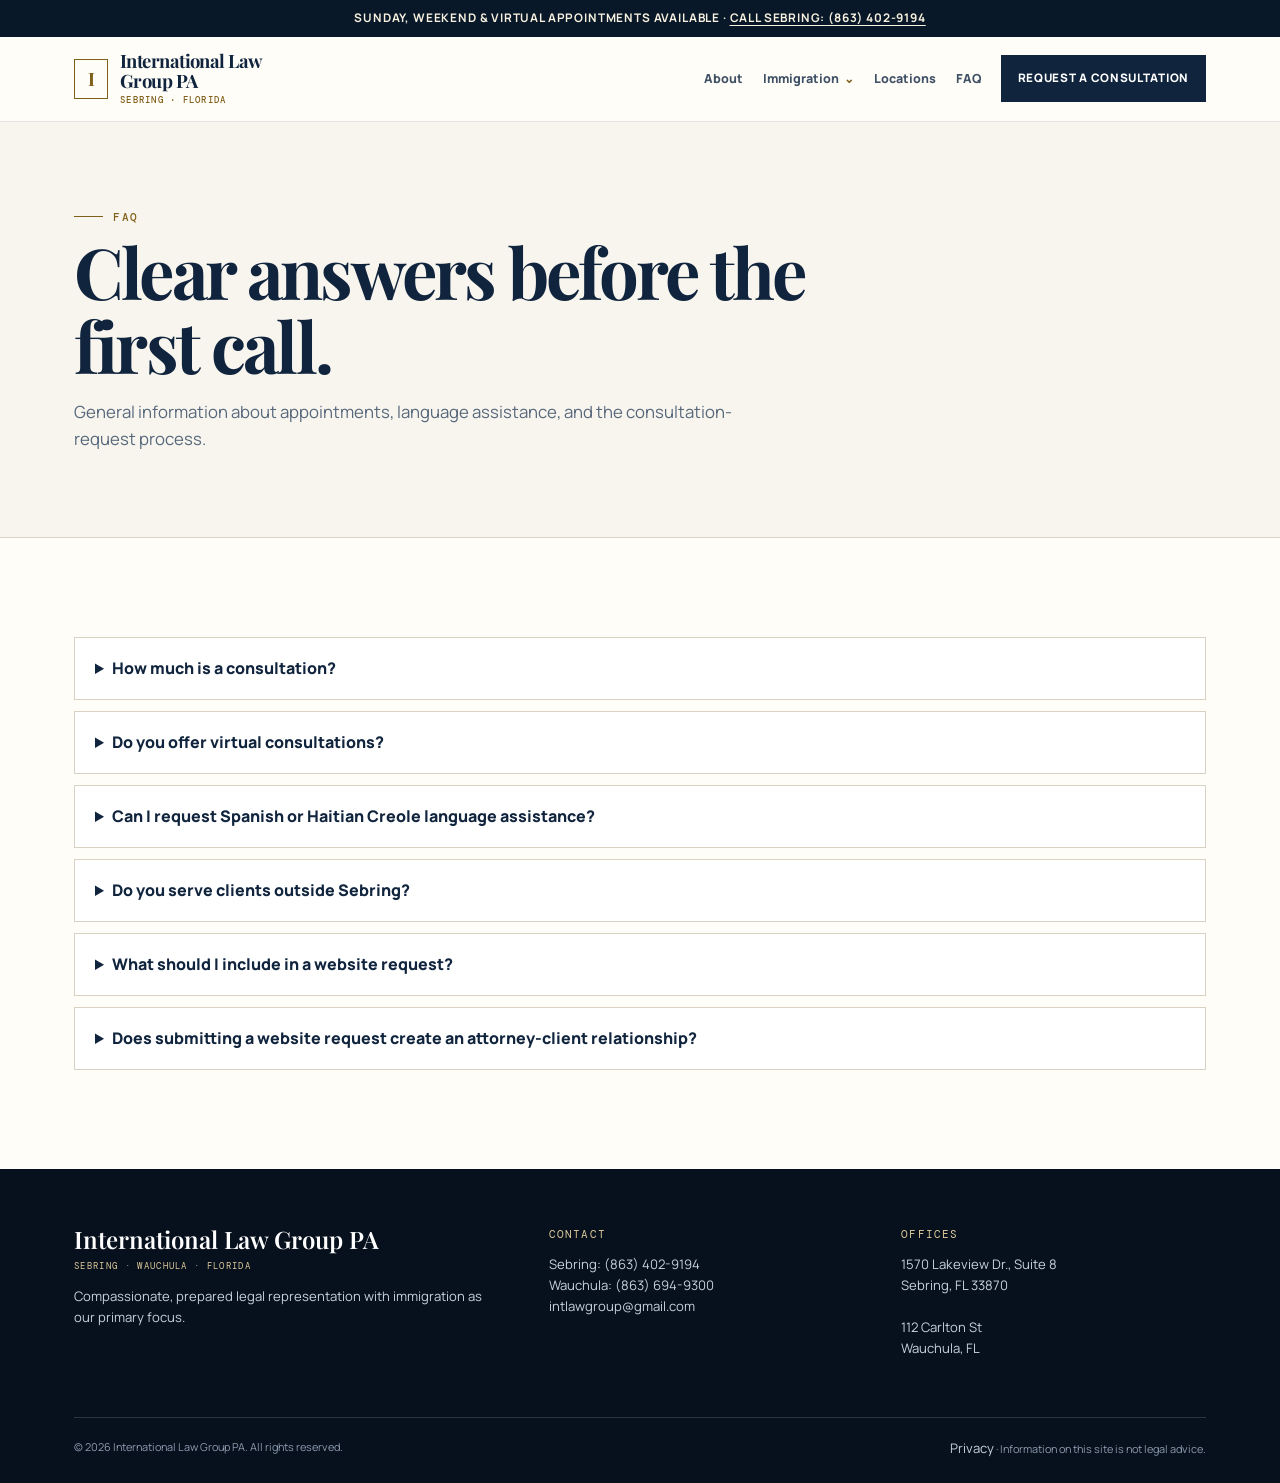
<file: faq/index.html>
<!doctype html><html lang="en"><head><meta charset="utf-8"><meta name="viewport" content="width=device-width, initial-scale=1"><meta name="description" content="Frequently asked questions about contacting International Law Group PA."><title>Frequently Asked Questions | International Law Group PA</title><link rel="preconnect" href="https://fonts.googleapis.com"><link rel="preconnect" href="https://fonts.gstatic.com" crossorigin><link href="https://fonts.googleapis.com/css2?family=DM+Mono&family=Manrope:wght@400;500;600;700;800&family=Playfair+Display:ital,wght@0,500;0,600;0,700;1,500;1,600&display=swap" rel="stylesheet"><link rel="stylesheet" href="../assets/site.css"></head><body><a class="skip" href="#main">Skip to main content</a><div class="notice">Sunday, weekend &amp; virtual appointments available · <a href="tel:+18634029194">Call Sebring: (863) 402-9194</a></div><header class="site-header"><nav class="nav" aria-label="Main navigation"><a class="brand" href="../" aria-label="International Law Group PA home"><span class="brand-mark">I</span><span>International Law<br>Group PA<small>SEBRING · FLORIDA</small></span></a><button class="menu-button" type="button" aria-expanded="false" aria-controls="menu">Menu</button><div class="nav-links" id="menu"><a href="../about/">About</a><details class="dropdown"><summary>Immigration</summary><div class="dropdown-menu"><a href="../immigration-law/">Immigration overview</a><a href="../family-petitions/">Family petitions</a><a href="../deportations-and-removals/">Deportations &amp; removals</a><a href="../asylum/">Asylum</a><a href="../citizenship/">Citizenship &amp; naturalization</a></div></details><a href="../locations/">Locations</a><a href="../faq/">FAQ</a><a class="button" href="../contact/">Request a consultation</a></div></nav></header><main id="main"><section class="page-hero"><div class="page-hero-inner"><div class="eyebrow">FAQ</div><h1>Clear answers before the first call.</h1><p>General information about appointments, language assistance, and the consultation-request process.</p></div></section><section class="section"><div class="faq-list"><details><summary>How much is a consultation?</summary><p>A consultation is $150 for up to 30 minutes. If additional time is needed, the attorney will discuss the applicable charge with you.</p></details><details><summary>Do you offer virtual consultations?</summary><p>Virtual consultations are available when appropriate. Contact the office to discuss scheduling.</p></details><details><summary>Can I request Spanish or Haitian Creole language assistance?</summary><p>Yes. Spanish and Haitian Creole language assistance is available through the firm’s staff as needed. Let the office know when requesting a consultation.</p></details><details><summary>Do you serve clients outside Sebring?</summary><p>Yes. The firm has offices in Sebring and Wauchula and welcomes clients from Arcadia, elsewhere in Florida, and out of state when appropriate.</p></details><details><summary>What should I include in a website request?</summary><p>Please provide only basic scheduling information, such as your name, contact information, and general practice area. Do not send confidential case details or documents through the website.</p></details><details><summary>Does submitting a website request create an attorney-client relationship?</summary><p>No. Sending a request does not create an attorney-client relationship. The office will follow up about scheduling a consultation.</p></details></div></section></main><footer class="site-footer"><div class="footer-inner"><div class="footer-top"><div><div class="footer-brand">International Law Group PA<small>SEBRING · WAUCHULA · FLORIDA</small></div><p>Compassionate, prepared legal representation with immigration as our primary focus.</p></div><div><div class="footer-heading">Contact</div><p><a href="tel:+18634029194">Sebring: (863) 402-9194</a><br><a href="tel:+18636949300">Wauchula: (863) 694-9300</a><br><a href="mailto:intlawgroup@gmail.com">intlawgroup@gmail.com</a></p></div><div><div class="footer-heading">Offices</div><p>1570 Lakeview Dr., Suite 8<br>Sebring, FL 33870<br><br>112 Carlton St<br>Wauchula, FL</p></div></div><div class="footer-bottom"><span>© <span data-year></span> International Law Group PA. All rights reserved.</span><span><a href="../privacy-policy/">Privacy</a> · Information on this site is not legal advice.</span></div></div></footer><script src="../assets/site.js"></script></body></html>
</file>
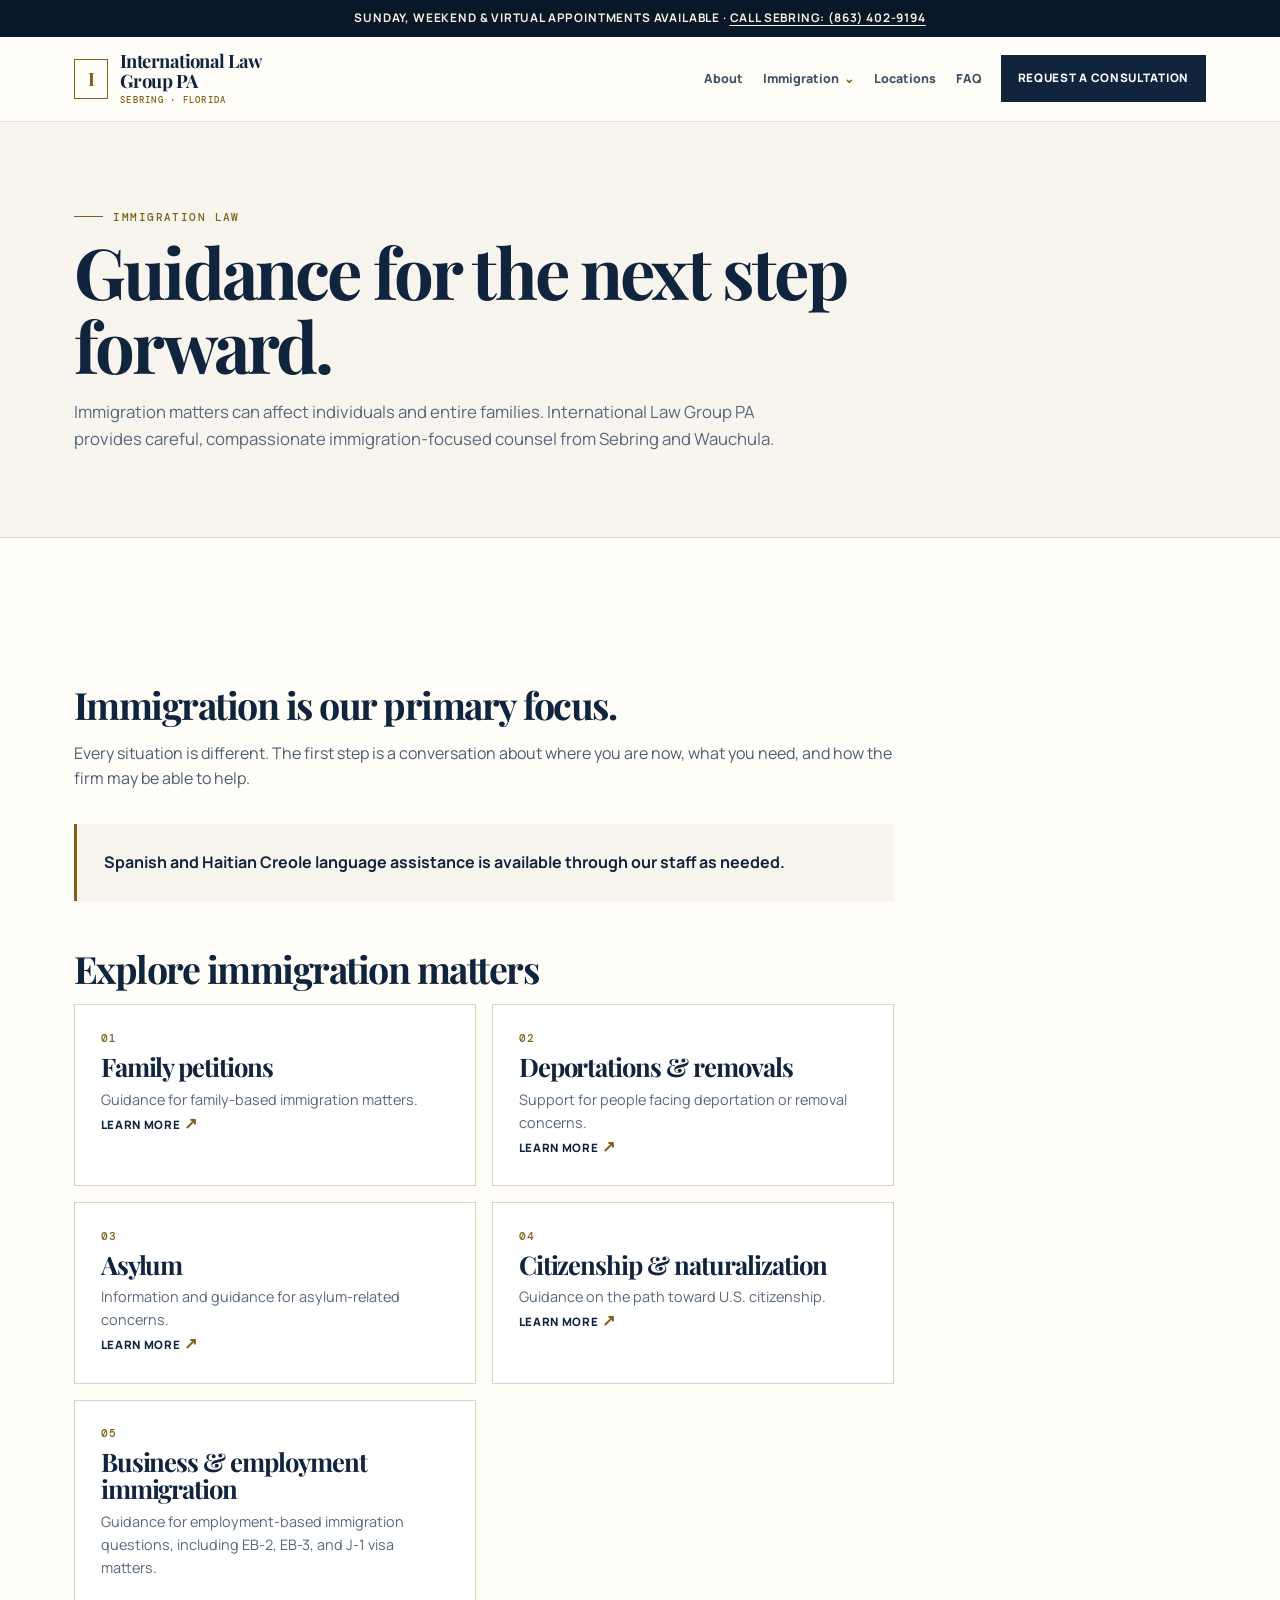
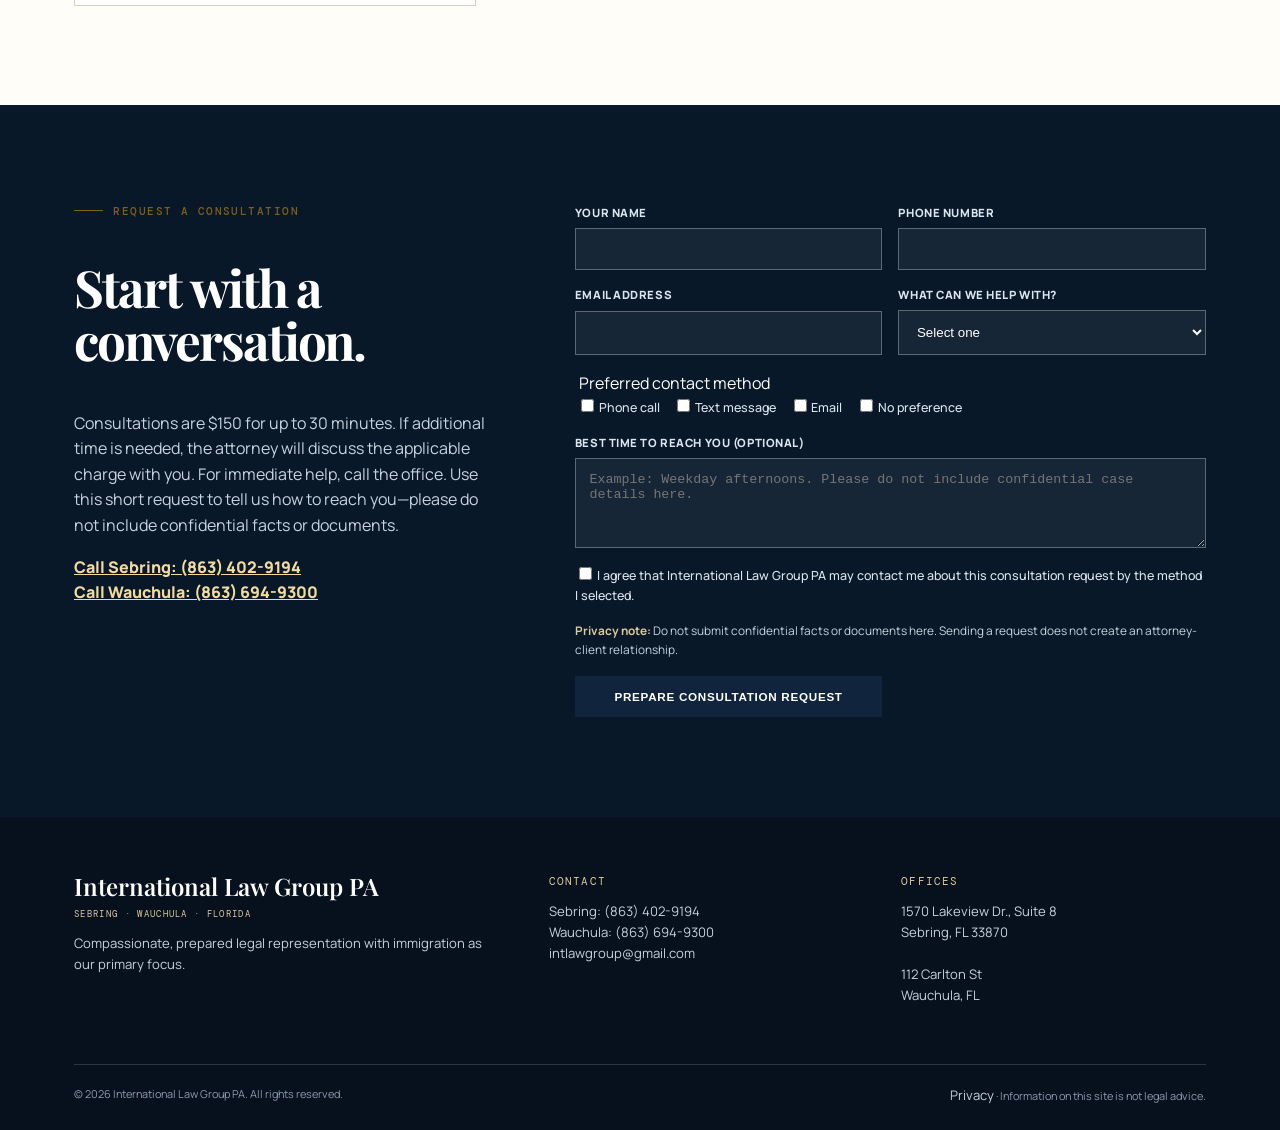
<file: immigration-law/index.html>
<!doctype html><html lang="en"><head><meta charset="utf-8"><meta name="viewport" content="width=device-width, initial-scale=1"><meta name="description" content="Immigration legal guidance from International Law Group PA in Sebring and Wauchula, Florida."><title>Immigration Law | International Law Group PA</title><link rel="preconnect" href="https://fonts.googleapis.com"><link rel="preconnect" href="https://fonts.gstatic.com" crossorigin><link href="https://fonts.googleapis.com/css2?family=DM+Mono&family=Manrope:wght@400;500;600;700;800&family=Playfair+Display:ital,wght@0,500;0,600;0,700;1,500;1,600&display=swap" rel="stylesheet"><link rel="stylesheet" href="../assets/site.css"></head><body><a class="skip" href="#main">Skip to main content</a><div class="notice">Sunday, weekend &amp; virtual appointments available · <a href="tel:+18634029194">Call Sebring: (863) 402-9194</a></div><header class="site-header"><nav class="nav" aria-label="Main navigation"><a class="brand" href="../" aria-label="International Law Group PA home"><span class="brand-mark">I</span><span>International Law<br>Group PA<small>SEBRING · FLORIDA</small></span></a><button class="menu-button" type="button" aria-expanded="false" aria-controls="menu">Menu</button><div class="nav-links" id="menu"><a href="../about/">About</a><details class="dropdown"><summary>Immigration</summary><div class="dropdown-menu"><a href="../immigration-law/">Immigration overview</a><a href="../family-petitions/">Family petitions</a><a href="../deportations-and-removals/">Deportations &amp; removals</a><a href="../asylum/">Asylum</a><a href="../citizenship/">Citizenship &amp; naturalization</a></div></details><a href="../locations/">Locations</a><a href="../faq/">FAQ</a><a class="button" href="../contact/">Request a consultation</a></div></nav></header><main id="main"><section class="page-hero"><div class="page-hero-inner"><div class="eyebrow">Immigration law</div><h1>Guidance for the next step forward.</h1><p>Immigration matters can affect individuals and entire families. International Law Group PA provides careful, compassionate immigration-focused counsel from Sebring and Wauchula.</p></div></section><section class="section"><div class="prose"><h2>Immigration is our primary focus.</h2><p>Every situation is different. The first step is a conversation about where you are now, what you need, and how the firm may be able to help.</p><div class="callout"><strong>Spanish and Haitian Creole language assistance is available through our staff as needed.</strong></div><h2>Explore immigration matters</h2><div class="card-list"><article class="info-card"><div class="index">01</div><h3>Family petitions</h3><p>Guidance for family-based immigration matters.</p><p><a class="text-link" href="../family-petitions/">Learn more</a></p></article><article class="info-card"><div class="index">02</div><h3>Deportations &amp; removals</h3><p>Support for people facing deportation or removal concerns.</p><p><a class="text-link" href="../deportations-and-removals/">Learn more</a></p></article><article class="info-card"><div class="index">03</div><h3>Asylum</h3><p>Information and guidance for asylum-related concerns.</p><p><a class="text-link" href="../asylum/">Learn more</a></p></article><article class="info-card"><div class="index">04</div><h3>Citizenship &amp; naturalization</h3><p>Guidance on the path toward U.S. citizenship.</p><p><a class="text-link" href="../citizenship/">Learn more</a></p></article><article class="info-card"><div class="index">05</div><h3>Business &amp; employment immigration</h3><p>Guidance for employment-based immigration questions, including EB-2, EB-3, and J-1 visa matters.</p></article></div></div></section><section class="consult" id="consultation"><div class="consult-inner"><div><div class="eyebrow">Request a consultation</div><h2>Start with a conversation.</h2><p>Consultations are $150 for up to 30 minutes. If additional time is needed, the attorney will discuss the applicable charge with you. For immediate help, call the office. Use this short request to tell us how to reach you—please do not include confidential facts or documents.</p><p><a href="tel:+18634029194" style="color:#f2dba0;text-decoration:underline;font-weight:800">Call Sebring: (863) 402-9194</a><br><a href="tel:+18636949300" style="color:#f2dba0;text-decoration:underline;font-weight:800">Call Wauchula: (863) 694-9300</a></p></div><form id="consultation-form"><div class="field"><label for="name">Your name</label><input id="name" name="name" autocomplete="name" required></div><div class="field"><label for="phone">Phone number</label><input id="phone" name="phone" type="tel" autocomplete="tel" required></div><div class="field"><label for="email">Email address</label><input id="email" name="email" type="email" autocomplete="email"></div><div class="field"><label for="matter">What can we help with?</label><select id="matter" name="matter" required><option value="">Select one</option><option>Immigration Law</option><option>Business &amp; Employment Immigration</option><option>Personal Injury</option><option>Real Estate Law</option><option>Wills &amp; Trusts</option><option>Another Legal Matter</option></select></div><fieldset class="field full" style="border:0;padding:0"><legend>Preferred contact method</legend><div class="contact-choice"><label><input type="checkbox" name="contact-method" value="Phone call">Phone call</label><label><input type="checkbox" name="contact-method" value="Text message">Text message</label><label><input type="checkbox" name="contact-method" value="Email">Email</label><label><input type="checkbox" name="contact-method" value="No preference">No preference</label></div></fieldset><div class="field full"><label for="note">Best time to reach you (optional)</label><textarea id="note" name="note" placeholder="Example: Weekday afternoons. Please do not include confidential case details here."></textarea></div><label class="consent full"><input type="checkbox" required>I agree that International Law Group PA may contact me about this consultation request by the method I selected.</label><p class="privacy"><b>Privacy note:</b> Do not submit confidential facts or documents here. Sending a request does not create an attorney-client relationship.</p><button class="button" type="submit">Prepare consultation request</button><p class="form-result" id="form-result" role="status"></p></form></div></section></main><footer class="site-footer"><div class="footer-inner"><div class="footer-top"><div><div class="footer-brand">International Law Group PA<small>SEBRING · WAUCHULA · FLORIDA</small></div><p>Compassionate, prepared legal representation with immigration as our primary focus.</p></div><div><div class="footer-heading">Contact</div><p><a href="tel:+18634029194">Sebring: (863) 402-9194</a><br><a href="tel:+18636949300">Wauchula: (863) 694-9300</a><br><a href="mailto:intlawgroup@gmail.com">intlawgroup@gmail.com</a></p></div><div><div class="footer-heading">Offices</div><p>1570 Lakeview Dr., Suite 8<br>Sebring, FL 33870<br><br>112 Carlton St<br>Wauchula, FL</p></div></div><div class="footer-bottom"><span>© <span data-year></span> International Law Group PA. All rights reserved.</span><span><a href="../privacy-policy/">Privacy</a> · Information on this site is not legal advice.</span></div></div></footer><script src="../assets/site.js"></script></body></html>
</file>
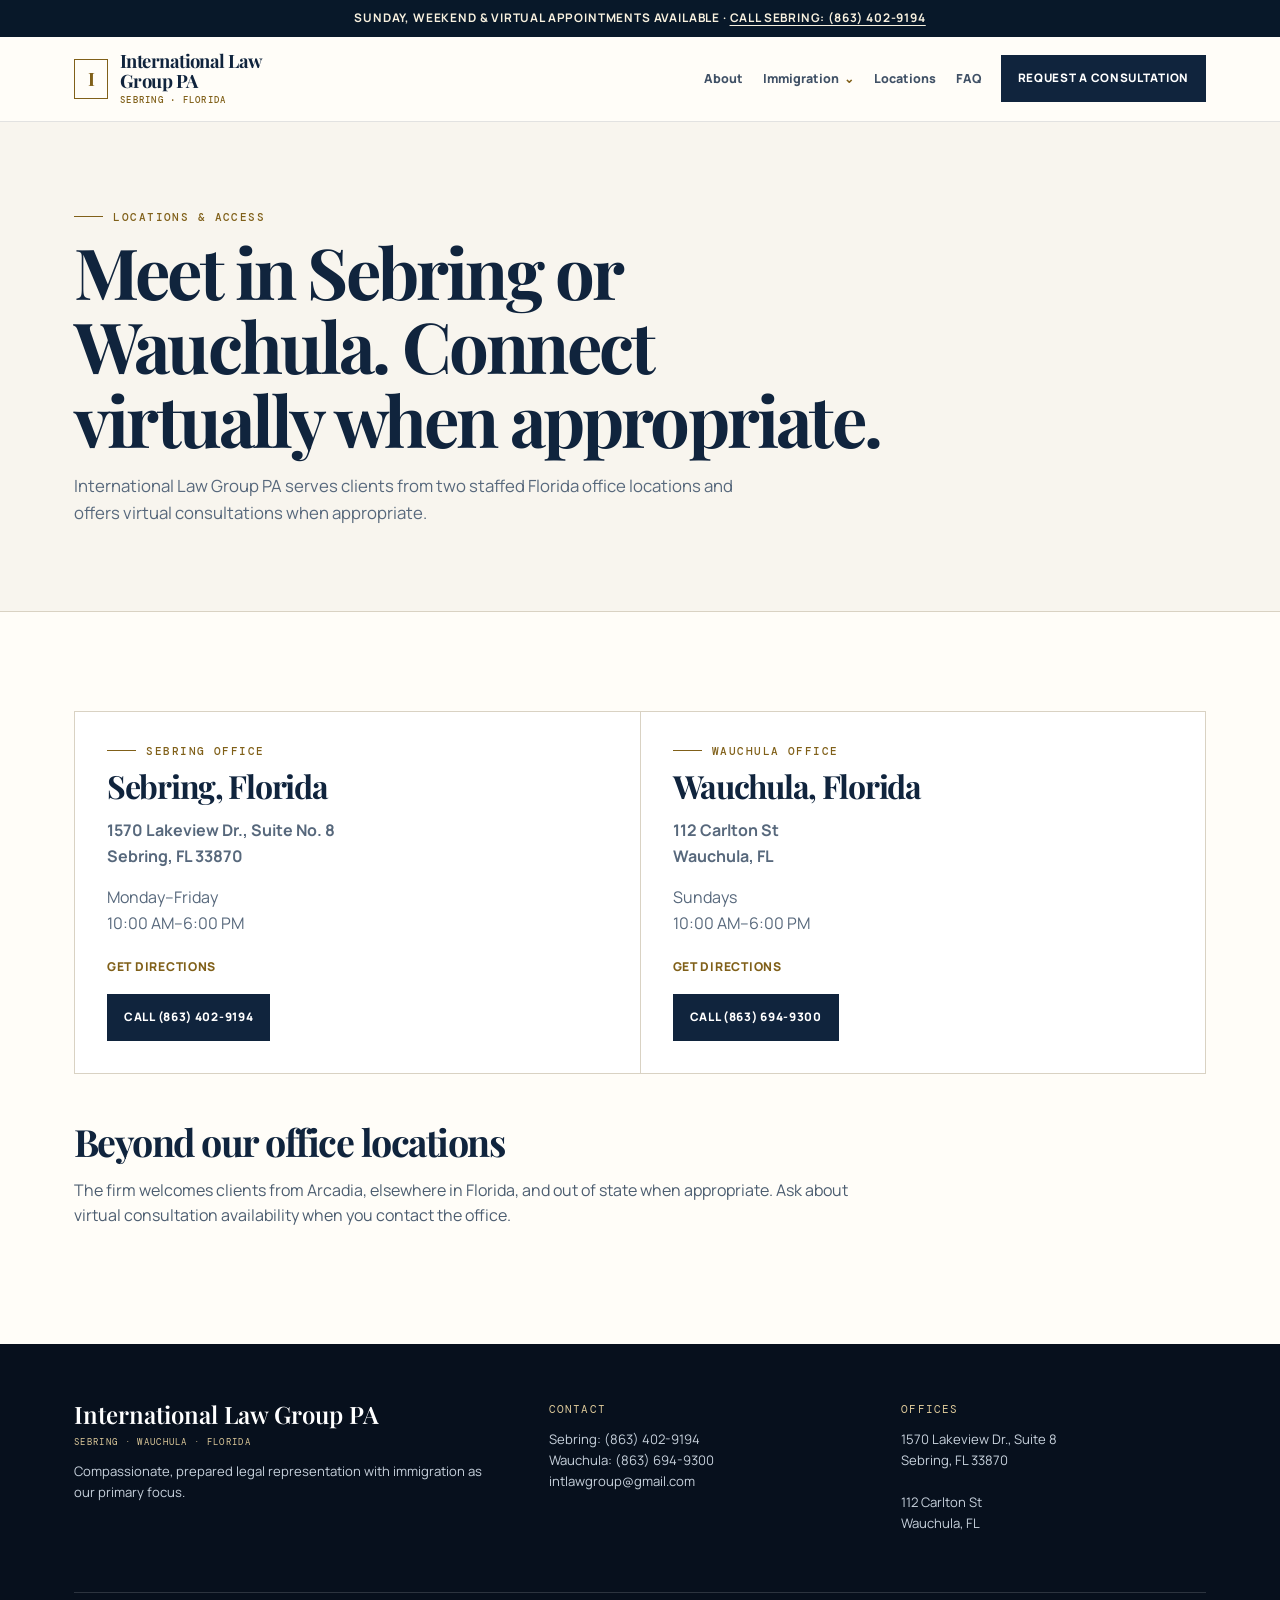
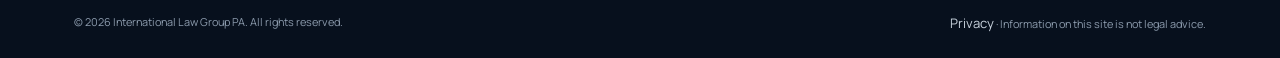
<file: locations/index.html>
<!doctype html><html lang="en"><head><meta charset="utf-8"><meta name="viewport" content="width=device-width, initial-scale=1"><meta name="description" content="International Law Group PA office information for Sebring and Wauchula, Florida."><title>Locations | International Law Group PA</title><link rel="preconnect" href="https://fonts.googleapis.com"><link rel="preconnect" href="https://fonts.gstatic.com" crossorigin><link href="https://fonts.googleapis.com/css2?family=DM+Mono&family=Manrope:wght@400;500;600;700;800&family=Playfair+Display:ital,wght@0,500;0,600;0,700;1,500;1,600&display=swap" rel="stylesheet"><link rel="stylesheet" href="../assets/site.css"></head><body><a class="skip" href="#main">Skip to main content</a><div class="notice">Sunday, weekend &amp; virtual appointments available · <a href="tel:+18634029194">Call Sebring: (863) 402-9194</a></div><header class="site-header"><nav class="nav" aria-label="Main navigation"><a class="brand" href="../" aria-label="International Law Group PA home"><span class="brand-mark">I</span><span>International Law<br>Group PA<small>SEBRING · FLORIDA</small></span></a><button class="menu-button" type="button" aria-expanded="false" aria-controls="menu">Menu</button><div class="nav-links" id="menu"><a href="../about/">About</a><details class="dropdown"><summary>Immigration</summary><div class="dropdown-menu"><a href="../immigration-law/">Immigration overview</a><a href="../family-petitions/">Family petitions</a><a href="../deportations-and-removals/">Deportations &amp; removals</a><a href="../asylum/">Asylum</a><a href="../citizenship/">Citizenship &amp; naturalization</a></div></details><a href="../locations/">Locations</a><a href="../faq/">FAQ</a><a class="button" href="../contact/">Request a consultation</a></div></nav></header><main id="main"><section class="page-hero"><div class="page-hero-inner"><div class="eyebrow">Locations & access</div><h1>Meet in Sebring or Wauchula. Connect virtually when appropriate.</h1><p>International Law Group PA serves clients from two staffed Florida office locations and offers virtual consultations when appropriate.</p></div></section><section class="section"><div class="location-grid"><article class="location-card"><div class="eyebrow">Sebring office</div><h2>Sebring, Florida</h2><p><strong>1570 Lakeview Dr., Suite No. 8<br>Sebring, FL 33870</strong></p><p>Monday–Friday<br>10:00 AM–6:00 PM</p><p><a class="map-link" href="https://www.google.com/maps/search/?api=1&query=1570+Lakeview+Dr+Suite+8+Sebring+FL+33870" target="_blank" rel="noopener">Get directions</a></p><a class="button" href="tel:+18634029194">Call (863) 402-9194</a></article><article class="location-card"><div class="eyebrow">Wauchula office</div><h2>Wauchula, Florida</h2><p><strong>112 Carlton St<br>Wauchula, FL</strong></p><p>Sundays<br>10:00 AM–6:00 PM</p><p><a class="map-link" href="https://www.google.com/maps/search/?api=1&query=112+Carlton+St+Wauchula+FL" target="_blank" rel="noopener">Get directions</a></p><a class="button" href="tel:+18636949300">Call (863) 694-9300</a></article></div><div class="prose"><h2>Beyond our office locations</h2><p>The firm welcomes clients from Arcadia, elsewhere in Florida, and out of state when appropriate. Ask about virtual consultation availability when you contact the office.</p></div></section></main><footer class="site-footer"><div class="footer-inner"><div class="footer-top"><div><div class="footer-brand">International Law Group PA<small>SEBRING · WAUCHULA · FLORIDA</small></div><p>Compassionate, prepared legal representation with immigration as our primary focus.</p></div><div><div class="footer-heading">Contact</div><p><a href="tel:+18634029194">Sebring: (863) 402-9194</a><br><a href="tel:+18636949300">Wauchula: (863) 694-9300</a><br><a href="mailto:intlawgroup@gmail.com">intlawgroup@gmail.com</a></p></div><div><div class="footer-heading">Offices</div><p>1570 Lakeview Dr., Suite 8<br>Sebring, FL 33870<br><br>112 Carlton St<br>Wauchula, FL</p></div></div><div class="footer-bottom"><span>© <span data-year></span> International Law Group PA. All rights reserved.</span><span><a href="../privacy-policy/">Privacy</a> · Information on this site is not legal advice.</span></div></div></footer><script src="../assets/site.js"></script></body></html>
</file>
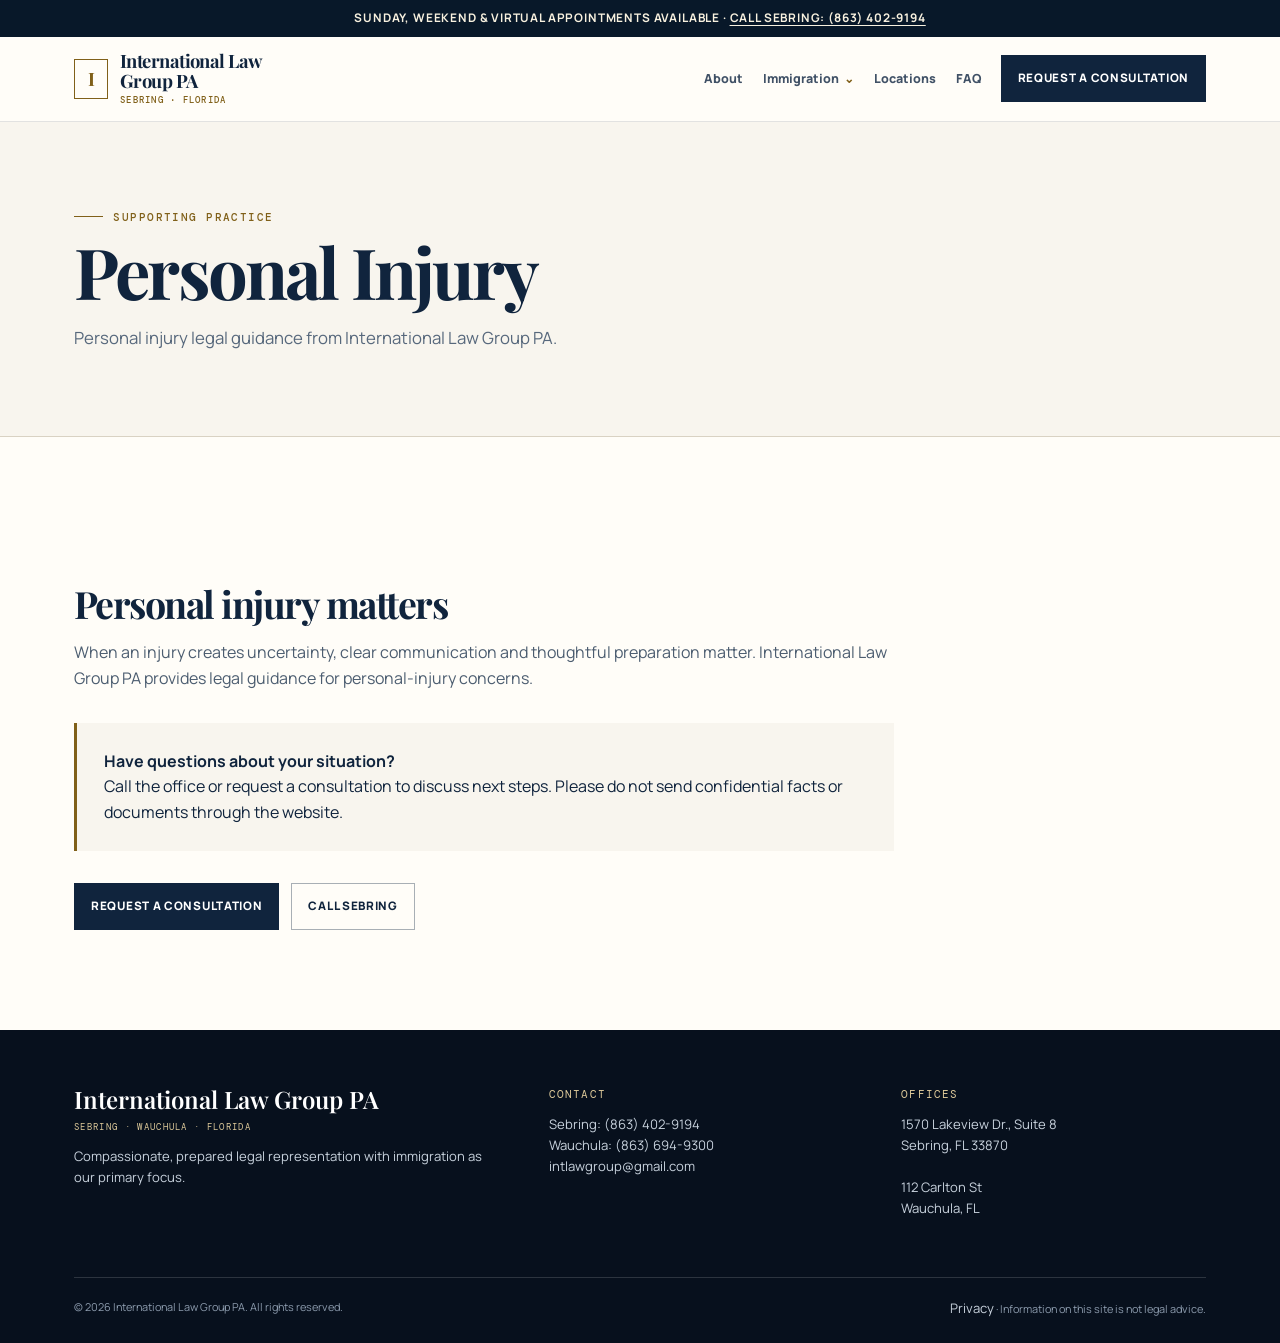
<file: personal-injury/index.html>
<!doctype html><html lang="en"><head><meta charset="utf-8"><meta name="viewport" content="width=device-width, initial-scale=1"><meta name="description" content="Personal injury legal guidance from International Law Group PA."><title>Personal Injury | International Law Group PA</title><link rel="preconnect" href="https://fonts.googleapis.com"><link rel="preconnect" href="https://fonts.gstatic.com" crossorigin><link href="https://fonts.googleapis.com/css2?family=DM+Mono&family=Manrope:wght@400;500;600;700;800&family=Playfair+Display:ital,wght@0,500;0,600;0,700;1,500;1,600&display=swap" rel="stylesheet"><link rel="stylesheet" href="../assets/site.css"></head><body><a class="skip" href="#main">Skip to main content</a><div class="notice">Sunday, weekend &amp; virtual appointments available · <a href="tel:+18634029194">Call Sebring: (863) 402-9194</a></div><header class="site-header"><nav class="nav" aria-label="Main navigation"><a class="brand" href="../" aria-label="International Law Group PA home"><span class="brand-mark">I</span><span>International Law<br>Group PA<small>SEBRING · FLORIDA</small></span></a><button class="menu-button" type="button" aria-expanded="false" aria-controls="menu">Menu</button><div class="nav-links" id="menu"><a href="../about/">About</a><details class="dropdown"><summary>Immigration</summary><div class="dropdown-menu"><a href="../immigration-law/">Immigration overview</a><a href="../family-petitions/">Family petitions</a><a href="../deportations-and-removals/">Deportations &amp; removals</a><a href="../asylum/">Asylum</a><a href="../citizenship/">Citizenship &amp; naturalization</a></div></details><a href="../locations/">Locations</a><a href="../faq/">FAQ</a><a class="button" href="../contact/">Request a consultation</a></div></nav></header><main id="main"><section class="page-hero"><div class="page-hero-inner"><div class="eyebrow">Supporting practice</div><h1>Personal Injury</h1><p>Personal injury legal guidance from International Law Group PA.</p></div></section><section class="section"><div class="prose"><h2>Personal injury matters</h2><p>When an injury creates uncertainty, clear communication and thoughtful preparation matter. International Law Group PA provides legal guidance for personal-injury concerns.</p><div class="callout"><strong>Have questions about your situation?</strong><br>Call the office or request a consultation to discuss next steps. Please do not send confidential facts or documents through the website.</div><div class="hero-actions"><a class="button" href="../contact/">Request a consultation</a><a class="button alt" href="tel:+18634029194">Call Sebring</a></div></div></section></main><footer class="site-footer"><div class="footer-inner"><div class="footer-top"><div><div class="footer-brand">International Law Group PA<small>SEBRING · WAUCHULA · FLORIDA</small></div><p>Compassionate, prepared legal representation with immigration as our primary focus.</p></div><div><div class="footer-heading">Contact</div><p><a href="tel:+18634029194">Sebring: (863) 402-9194</a><br><a href="tel:+18636949300">Wauchula: (863) 694-9300</a><br><a href="mailto:intlawgroup@gmail.com">intlawgroup@gmail.com</a></p></div><div><div class="footer-heading">Offices</div><p>1570 Lakeview Dr., Suite 8<br>Sebring, FL 33870<br><br>112 Carlton St<br>Wauchula, FL</p></div></div><div class="footer-bottom"><span>© <span data-year></span> International Law Group PA. All rights reserved.</span><span><a href="../privacy-policy/">Privacy</a> · Information on this site is not legal advice.</span></div></div></footer><script src="../assets/site.js"></script></body></html>
</file>
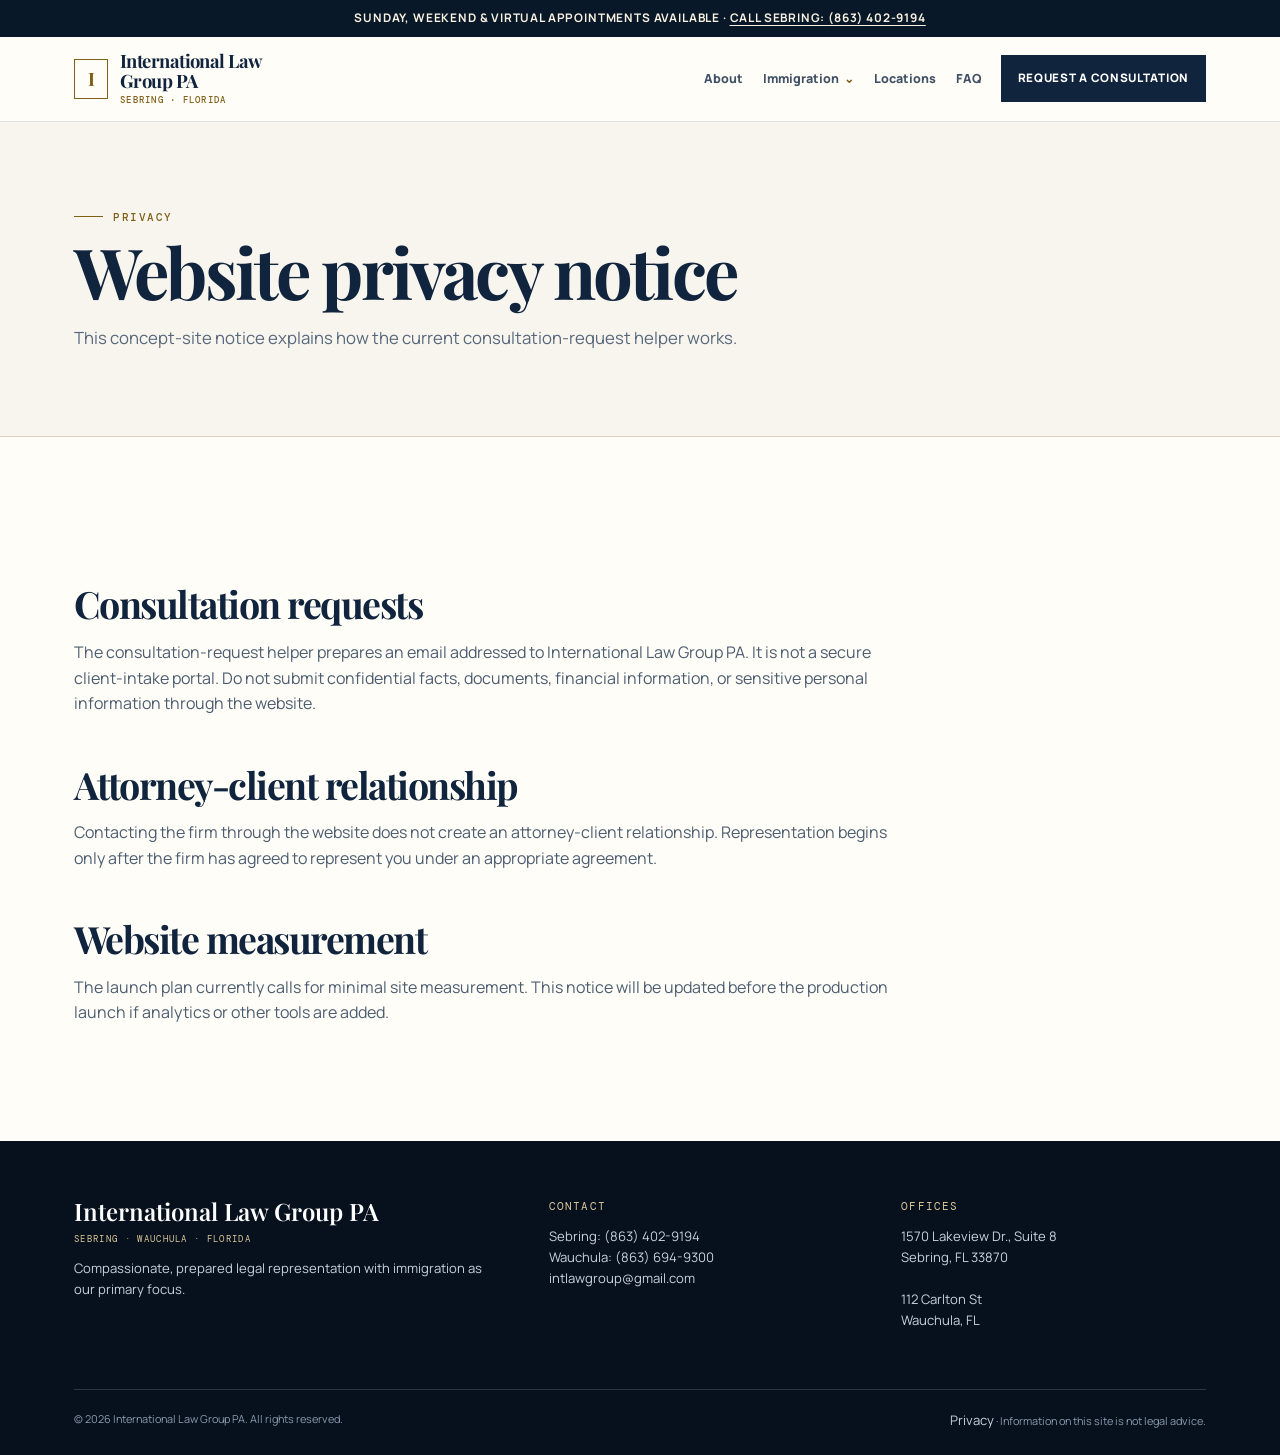
<file: privacy-policy/index.html>
<!doctype html><html lang="en"><head><meta charset="utf-8"><meta name="viewport" content="width=device-width, initial-scale=1"><meta name="description" content="Privacy information for International Law Group PA website visitors."><title>Privacy | International Law Group PA</title><link rel="preconnect" href="https://fonts.googleapis.com"><link rel="preconnect" href="https://fonts.gstatic.com" crossorigin><link href="https://fonts.googleapis.com/css2?family=DM+Mono&family=Manrope:wght@400;500;600;700;800&family=Playfair+Display:ital,wght@0,500;0,600;0,700;1,500;1,600&display=swap" rel="stylesheet"><link rel="stylesheet" href="../assets/site.css"></head><body><a class="skip" href="#main">Skip to main content</a><div class="notice">Sunday, weekend &amp; virtual appointments available · <a href="tel:+18634029194">Call Sebring: (863) 402-9194</a></div><header class="site-header"><nav class="nav" aria-label="Main navigation"><a class="brand" href="../" aria-label="International Law Group PA home"><span class="brand-mark">I</span><span>International Law<br>Group PA<small>SEBRING · FLORIDA</small></span></a><button class="menu-button" type="button" aria-expanded="false" aria-controls="menu">Menu</button><div class="nav-links" id="menu"><a href="../about/">About</a><details class="dropdown"><summary>Immigration</summary><div class="dropdown-menu"><a href="../immigration-law/">Immigration overview</a><a href="../family-petitions/">Family petitions</a><a href="../deportations-and-removals/">Deportations &amp; removals</a><a href="../asylum/">Asylum</a><a href="../citizenship/">Citizenship &amp; naturalization</a></div></details><a href="../locations/">Locations</a><a href="../faq/">FAQ</a><a class="button" href="../contact/">Request a consultation</a></div></nav></header><main id="main"><section class="page-hero"><div class="page-hero-inner"><div class="eyebrow">Privacy</div><h1>Website privacy notice</h1><p>This concept-site notice explains how the current consultation-request helper works.</p></div></section><section class="section"><div class="prose"><h2>Consultation requests</h2><p>The consultation-request helper prepares an email addressed to International Law Group PA. It is not a secure client-intake portal. Do not submit confidential facts, documents, financial information, or sensitive personal information through the website.</p><h2>Attorney-client relationship</h2><p>Contacting the firm through the website does not create an attorney-client relationship. Representation begins only after the firm has agreed to represent you under an appropriate agreement.</p><h2>Website measurement</h2><p>The launch plan currently calls for minimal site measurement. This notice will be updated before the production launch if analytics or other tools are added.</p></div></section></main><footer class="site-footer"><div class="footer-inner"><div class="footer-top"><div><div class="footer-brand">International Law Group PA<small>SEBRING · WAUCHULA · FLORIDA</small></div><p>Compassionate, prepared legal representation with immigration as our primary focus.</p></div><div><div class="footer-heading">Contact</div><p><a href="tel:+18634029194">Sebring: (863) 402-9194</a><br><a href="tel:+18636949300">Wauchula: (863) 694-9300</a><br><a href="mailto:intlawgroup@gmail.com">intlawgroup@gmail.com</a></p></div><div><div class="footer-heading">Offices</div><p>1570 Lakeview Dr., Suite 8<br>Sebring, FL 33870<br><br>112 Carlton St<br>Wauchula, FL</p></div></div><div class="footer-bottom"><span>© <span data-year></span> International Law Group PA. All rights reserved.</span><span><a href="../privacy-policy/">Privacy</a> · Information on this site is not legal advice.</span></div></div></footer><script src="../assets/site.js"></script></body></html>
</file>
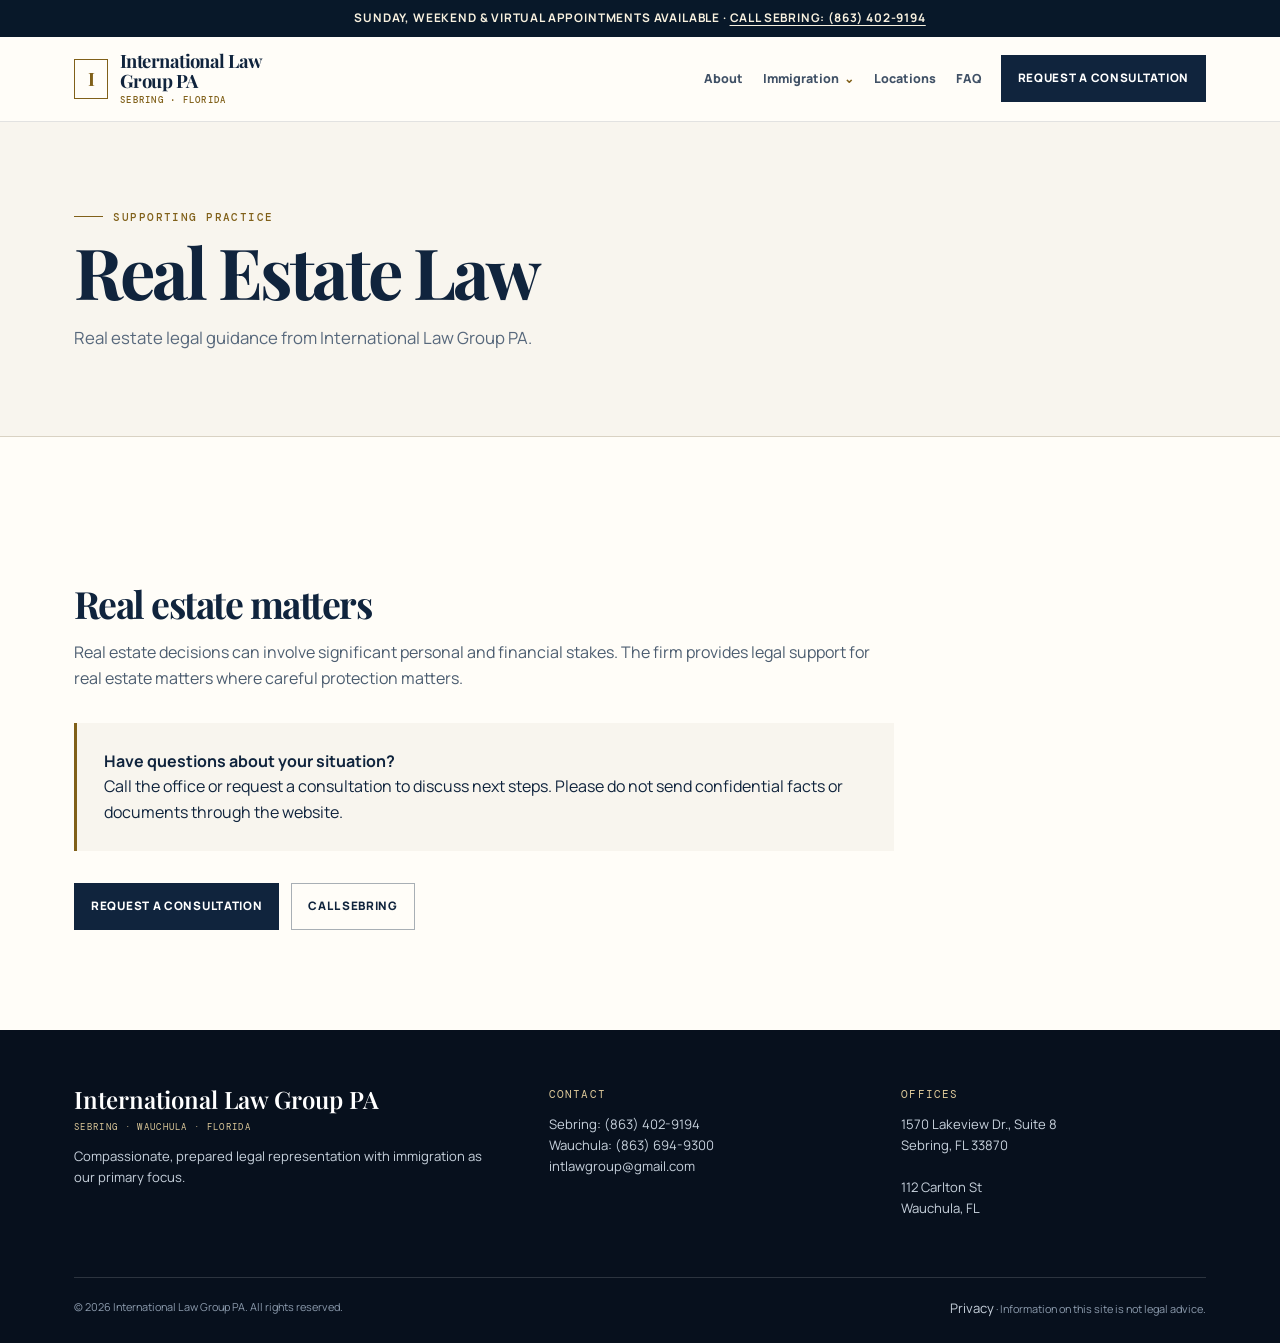
<file: real-estate-law/index.html>
<!doctype html><html lang="en"><head><meta charset="utf-8"><meta name="viewport" content="width=device-width, initial-scale=1"><meta name="description" content="Real estate legal guidance from International Law Group PA."><title>Real Estate Law | International Law Group PA</title><link rel="preconnect" href="https://fonts.googleapis.com"><link rel="preconnect" href="https://fonts.gstatic.com" crossorigin><link href="https://fonts.googleapis.com/css2?family=DM+Mono&family=Manrope:wght@400;500;600;700;800&family=Playfair+Display:ital,wght@0,500;0,600;0,700;1,500;1,600&display=swap" rel="stylesheet"><link rel="stylesheet" href="../assets/site.css"></head><body><a class="skip" href="#main">Skip to main content</a><div class="notice">Sunday, weekend &amp; virtual appointments available · <a href="tel:+18634029194">Call Sebring: (863) 402-9194</a></div><header class="site-header"><nav class="nav" aria-label="Main navigation"><a class="brand" href="../" aria-label="International Law Group PA home"><span class="brand-mark">I</span><span>International Law<br>Group PA<small>SEBRING · FLORIDA</small></span></a><button class="menu-button" type="button" aria-expanded="false" aria-controls="menu">Menu</button><div class="nav-links" id="menu"><a href="../about/">About</a><details class="dropdown"><summary>Immigration</summary><div class="dropdown-menu"><a href="../immigration-law/">Immigration overview</a><a href="../family-petitions/">Family petitions</a><a href="../deportations-and-removals/">Deportations &amp; removals</a><a href="../asylum/">Asylum</a><a href="../citizenship/">Citizenship &amp; naturalization</a></div></details><a href="../locations/">Locations</a><a href="../faq/">FAQ</a><a class="button" href="../contact/">Request a consultation</a></div></nav></header><main id="main"><section class="page-hero"><div class="page-hero-inner"><div class="eyebrow">Supporting practice</div><h1>Real Estate Law</h1><p>Real estate legal guidance from International Law Group PA.</p></div></section><section class="section"><div class="prose"><h2>Real estate matters</h2><p>Real estate decisions can involve significant personal and financial stakes. The firm provides legal support for real estate matters where careful protection matters.</p><div class="callout"><strong>Have questions about your situation?</strong><br>Call the office or request a consultation to discuss next steps. Please do not send confidential facts or documents through the website.</div><div class="hero-actions"><a class="button" href="../contact/">Request a consultation</a><a class="button alt" href="tel:+18634029194">Call Sebring</a></div></div></section></main><footer class="site-footer"><div class="footer-inner"><div class="footer-top"><div><div class="footer-brand">International Law Group PA<small>SEBRING · WAUCHULA · FLORIDA</small></div><p>Compassionate, prepared legal representation with immigration as our primary focus.</p></div><div><div class="footer-heading">Contact</div><p><a href="tel:+18634029194">Sebring: (863) 402-9194</a><br><a href="tel:+18636949300">Wauchula: (863) 694-9300</a><br><a href="mailto:intlawgroup@gmail.com">intlawgroup@gmail.com</a></p></div><div><div class="footer-heading">Offices</div><p>1570 Lakeview Dr., Suite 8<br>Sebring, FL 33870<br><br>112 Carlton St<br>Wauchula, FL</p></div></div><div class="footer-bottom"><span>© <span data-year></span> International Law Group PA. All rights reserved.</span><span><a href="../privacy-policy/">Privacy</a> · Information on this site is not legal advice.</span></div></div></footer><script src="../assets/site.js"></script></body></html>
</file>
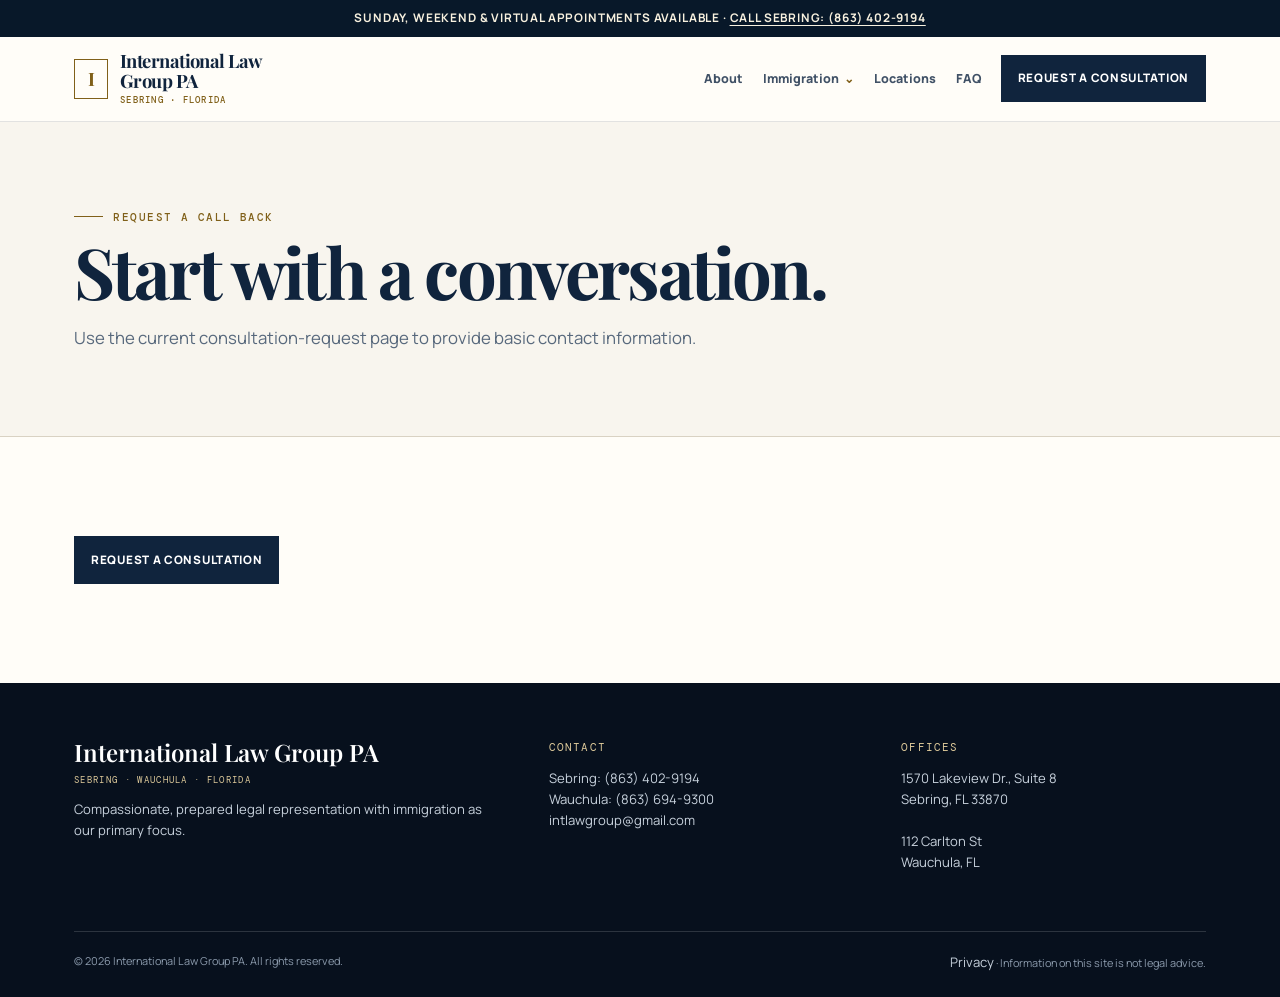
<file: request-call-back-form/index.html>
<!doctype html><html lang="en"><head><meta charset="utf-8"><meta name="viewport" content="width=device-width, initial-scale=1"><meta name="description" content="Request a consultation from International Law Group PA."><title>Request a Call Back | International Law Group PA</title><link rel="preconnect" href="https://fonts.googleapis.com"><link rel="preconnect" href="https://fonts.gstatic.com" crossorigin><link href="https://fonts.googleapis.com/css2?family=DM+Mono&family=Manrope:wght@400;500;600;700;800&family=Playfair+Display:ital,wght@0,500;0,600;0,700;1,500;1,600&display=swap" rel="stylesheet"><link rel="stylesheet" href="../assets/site.css"></head><body><a class="skip" href="#main">Skip to main content</a><div class="notice">Sunday, weekend &amp; virtual appointments available · <a href="tel:+18634029194">Call Sebring: (863) 402-9194</a></div><header class="site-header"><nav class="nav" aria-label="Main navigation"><a class="brand" href="../" aria-label="International Law Group PA home"><span class="brand-mark">I</span><span>International Law<br>Group PA<small>SEBRING · FLORIDA</small></span></a><button class="menu-button" type="button" aria-expanded="false" aria-controls="menu">Menu</button><div class="nav-links" id="menu"><a href="../about/">About</a><details class="dropdown"><summary>Immigration</summary><div class="dropdown-menu"><a href="../immigration-law/">Immigration overview</a><a href="../family-petitions/">Family petitions</a><a href="../deportations-and-removals/">Deportations &amp; removals</a><a href="../asylum/">Asylum</a><a href="../citizenship/">Citizenship &amp; naturalization</a></div></details><a href="../locations/">Locations</a><a href="../faq/">FAQ</a><a class="button" href="../contact/">Request a consultation</a></div></nav></header><main id="main"><section class="page-hero"><div class="page-hero-inner"><div class="eyebrow">Request a call back</div><h1>Start with a conversation.</h1><p>Use the current consultation-request page to provide basic contact information.</p></div></section><section class="section"><a class="button" href="../contact/">Request a consultation</a></section></main><footer class="site-footer"><div class="footer-inner"><div class="footer-top"><div><div class="footer-brand">International Law Group PA<small>SEBRING · WAUCHULA · FLORIDA</small></div><p>Compassionate, prepared legal representation with immigration as our primary focus.</p></div><div><div class="footer-heading">Contact</div><p><a href="tel:+18634029194">Sebring: (863) 402-9194</a><br><a href="tel:+18636949300">Wauchula: (863) 694-9300</a><br><a href="mailto:intlawgroup@gmail.com">intlawgroup@gmail.com</a></p></div><div><div class="footer-heading">Offices</div><p>1570 Lakeview Dr., Suite 8<br>Sebring, FL 33870<br><br>112 Carlton St<br>Wauchula, FL</p></div></div><div class="footer-bottom"><span>© <span data-year></span> International Law Group PA. All rights reserved.</span><span><a href="../privacy-policy/">Privacy</a> · Information on this site is not legal advice.</span></div></div></footer><script src="../assets/site.js"></script></body></html>
</file>
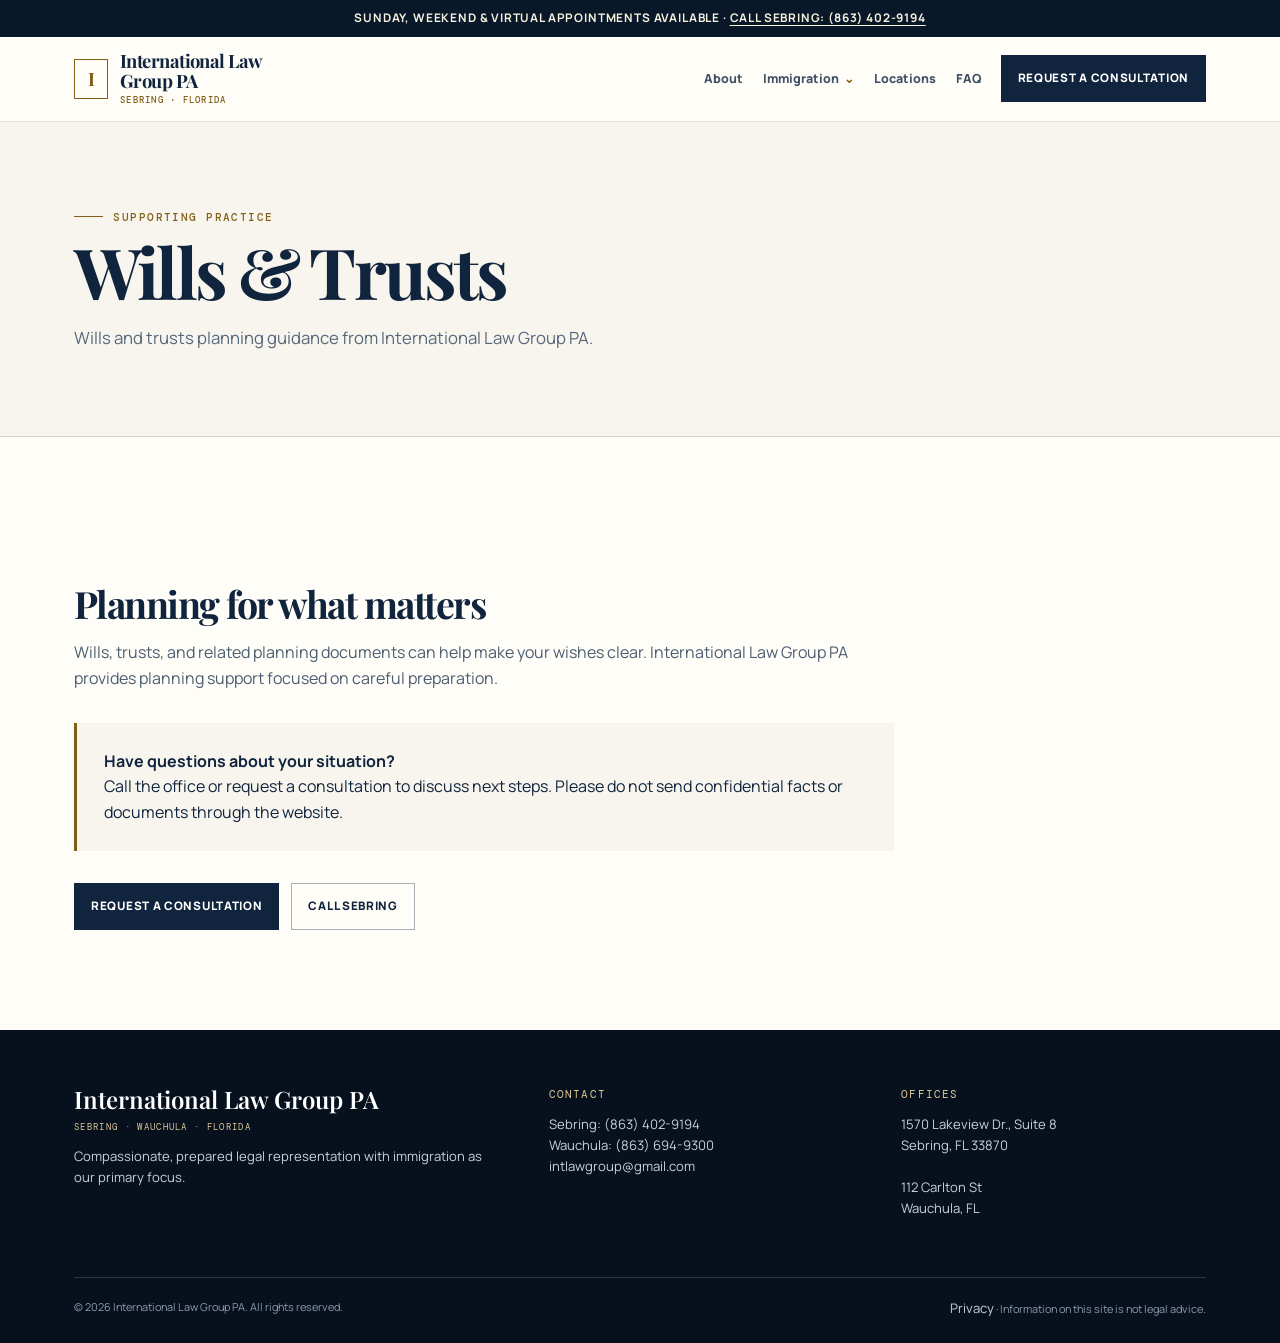
<file: wills-and-trusts/index.html>
<!doctype html><html lang="en"><head><meta charset="utf-8"><meta name="viewport" content="width=device-width, initial-scale=1"><meta name="description" content="Wills and trusts planning guidance from International Law Group PA."><title>Wills &amp; Trusts | International Law Group PA</title><link rel="preconnect" href="https://fonts.googleapis.com"><link rel="preconnect" href="https://fonts.gstatic.com" crossorigin><link href="https://fonts.googleapis.com/css2?family=DM+Mono&family=Manrope:wght@400;500;600;700;800&family=Playfair+Display:ital,wght@0,500;0,600;0,700;1,500;1,600&display=swap" rel="stylesheet"><link rel="stylesheet" href="../assets/site.css"></head><body><a class="skip" href="#main">Skip to main content</a><div class="notice">Sunday, weekend &amp; virtual appointments available · <a href="tel:+18634029194">Call Sebring: (863) 402-9194</a></div><header class="site-header"><nav class="nav" aria-label="Main navigation"><a class="brand" href="../" aria-label="International Law Group PA home"><span class="brand-mark">I</span><span>International Law<br>Group PA<small>SEBRING · FLORIDA</small></span></a><button class="menu-button" type="button" aria-expanded="false" aria-controls="menu">Menu</button><div class="nav-links" id="menu"><a href="../about/">About</a><details class="dropdown"><summary>Immigration</summary><div class="dropdown-menu"><a href="../immigration-law/">Immigration overview</a><a href="../family-petitions/">Family petitions</a><a href="../deportations-and-removals/">Deportations &amp; removals</a><a href="../asylum/">Asylum</a><a href="../citizenship/">Citizenship &amp; naturalization</a></div></details><a href="../locations/">Locations</a><a href="../faq/">FAQ</a><a class="button" href="../contact/">Request a consultation</a></div></nav></header><main id="main"><section class="page-hero"><div class="page-hero-inner"><div class="eyebrow">Supporting practice</div><h1>Wills &amp; Trusts</h1><p>Wills and trusts planning guidance from International Law Group PA.</p></div></section><section class="section"><div class="prose"><h2>Planning for what matters</h2><p>Wills, trusts, and related planning documents can help make your wishes clear. International Law Group PA provides planning support focused on careful preparation.</p><div class="callout"><strong>Have questions about your situation?</strong><br>Call the office or request a consultation to discuss next steps. Please do not send confidential facts or documents through the website.</div><div class="hero-actions"><a class="button" href="../contact/">Request a consultation</a><a class="button alt" href="tel:+18634029194">Call Sebring</a></div></div></section></main><footer class="site-footer"><div class="footer-inner"><div class="footer-top"><div><div class="footer-brand">International Law Group PA<small>SEBRING · WAUCHULA · FLORIDA</small></div><p>Compassionate, prepared legal representation with immigration as our primary focus.</p></div><div><div class="footer-heading">Contact</div><p><a href="tel:+18634029194">Sebring: (863) 402-9194</a><br><a href="tel:+18636949300">Wauchula: (863) 694-9300</a><br><a href="mailto:intlawgroup@gmail.com">intlawgroup@gmail.com</a></p></div><div><div class="footer-heading">Offices</div><p>1570 Lakeview Dr., Suite 8<br>Sebring, FL 33870<br><br>112 Carlton St<br>Wauchula, FL</p></div></div><div class="footer-bottom"><span>© <span data-year></span> International Law Group PA. All rights reserved.</span><span><a href="../privacy-policy/">Privacy</a> · Information on this site is not legal advice.</span></div></div></footer><script src="../assets/site.js"></script></body></html>
</file>
<file: assets/site.css>
:root{--navy:#10243d;--deep:#081829;--gold:#806019;--gold-light:#ddc99a;--ivory:#f8f5ee;--paper:#fffdf8;--muted:#57687c;--line:#d9d2c3;--max:1180px}*{box-sizing:border-box}html{scroll-behavior:smooth}body{margin:0;background:var(--paper);color:var(--navy);font:16px/1.6 Manrope,Arial,sans-serif}a{color:inherit;text-decoration:none}a:focus-visible,button:focus-visible,input:focus-visible,select:focus-visible,textarea:focus-visible{outline:3px solid #bd9233;outline-offset:3px}.skip{position:absolute;left:-999px}.skip:focus{left:1rem;top:1rem;z-index:100;background:#fff;padding:.6rem 1rem}.notice{background:var(--deep);color:#f8f1df;text-align:center;padding:.55rem 1rem;font-size:.74rem;font-weight:700;letter-spacing:.07em;text-transform:uppercase}.notice a{text-decoration:underline;text-underline-offset:3px}.site-header{position:sticky;top:0;z-index:20;background:rgba(255,253,248,.97);border-bottom:1px solid rgba(16,36,61,.12);backdrop-filter:blur(12px)}.nav{max-width:var(--max);min-height:84px;margin:auto;padding:0 1.5rem;display:flex;align-items:center;justify-content:space-between;gap:1.5rem}.brand{display:flex;align-items:center;gap:.75rem;font:700 1.15rem/1.04 'Playfair Display',Georgia,serif;letter-spacing:-.03em}.brand-mark{width:34px;height:40px;border:1px solid var(--gold);display:grid;place-items:center;color:var(--gold);font-size:1.15rem}.brand small{display:block;margin-top:.25rem;color:var(--gold);font:500 .56rem 'DM Mono',monospace;letter-spacing:.14em}.nav-links{display:flex;align-items:center;gap:1.25rem;color:#405166;font-size:.78rem;font-weight:800}.nav-links>a:not(.button),.dropdown summary{cursor:pointer;white-space:nowrap}.dropdown{position:relative}.dropdown summary{list-style:none}.dropdown summary::-webkit-details-marker{display:none}.dropdown summary:after{content:'⌄';margin-left:.3rem;color:var(--gold)}.dropdown-menu{position:absolute;top:calc(100% + 1.1rem);left:-1rem;min-width:230px;padding:.55rem;background:#fff;border:1px solid var(--line);box-shadow:0 12px 28px rgba(8,24,41,.14)}.dropdown-menu a{display:block;padding:.55rem .65rem}.dropdown-menu a:hover{background:var(--ivory)}.button{display:inline-flex;justify-content:center;align-items:center;gap:.45rem;border:1px solid var(--navy);background:var(--navy);color:#fff;padding:.83rem 1rem;font-size:.73rem;font-weight:800;letter-spacing:.06em;text-transform:uppercase;transition:.2s}.button:hover{border-color:var(--gold);background:var(--gold);transform:translateY(-1px)}.button.alt{background:transparent;color:var(--navy);border-color:rgba(16,36,61,.36)}.button.alt:hover{color:#fff}.menu-button{display:none;border:0;background:none;font-weight:800;color:var(--navy)}.hero{overflow:hidden;position:relative;background:var(--ivory)}.hero:after{content:'';position:absolute;right:-15vw;top:-20vw;width:55vw;height:55vw;min-width:620px;min-height:620px;border:1px solid rgba(128,96,25,.32);border-radius:50%;box-shadow:0 0 0 45px rgba(128,96,25,.04),0 0 0 90px rgba(128,96,25,.035)}.hero-inner{position:relative;z-index:1;max-width:var(--max);min-height:535px;margin:auto;padding:6.5rem 1.5rem 5rem;display:grid;grid-template-columns:1.13fr .87fr;gap:4rem;align-items:center}.eyebrow{color:var(--gold);font:500 .69rem 'DM Mono',monospace;letter-spacing:.13em;text-transform:uppercase}.eyebrow:before{content:'';display:inline-block;width:29px;height:1px;margin:0 .65rem .25rem 0;background:currentColor}.hero h1,.page-hero h1,h2,h3{font-family:'Playfair Display',Georgia,serif;letter-spacing:-.04em;line-height:1.05}.hero h1{max-width:700px;margin:.8rem 0 1.4rem;font-size:clamp(3rem,6vw,5.8rem)}.hero h1 em{color:var(--gold);font-weight:500}.hero-copy{max-width:560px;color:#526378;font-size:1.05rem}.hero-actions{display:flex;flex-wrap:wrap;gap:.75rem;margin-top:1.9rem}.hero-note{margin-top:2.1rem;color:#56677a;font-size:.78rem}.hero-note strong{color:var(--navy)}.hero-card{position:relative;background:var(--navy);color:#fff;padding:2.25rem;box-shadow:18px 18px 0 rgba(128,96,25,.22)}.hero-card:after{content:'ILG';position:absolute;right:1rem;top:-1.2rem;color:rgba(255,255,255,.08);font:700 8rem/1 'Playfair Display',serif}.hero-card>*{position:relative;z-index:1}.hero-card h2{margin:.8rem 0;font-size:2.8rem}.hero-card p{color:#d8e0ea}.hero-card a{font-weight:800;border-bottom:1px solid var(--gold-light)}.highlights{background:var(--navy);color:#dce4ed}.highlights-inner{max-width:var(--max);margin:auto;padding:1.2rem 1.5rem;display:grid;grid-template-columns:repeat(3,1fr)}.highlight{padding:.35rem 1rem;text-align:center;border-right:1px solid rgba(255,255,255,.17);font-size:.78rem}.highlight:last-child{border:0}.highlight b{margin-right:.5rem;color:var(--gold-light);font:600 1.35rem 'Playfair Display',serif}.section{max-width:var(--max);margin:auto;padding:6.2rem 1.5rem}.section-heading{max-width:750px;margin-bottom:2.7rem}.section h2{margin:.65rem 0 1rem;font-size:clamp(2.25rem,4vw,4rem)}.section-intro{max-width:670px;color:var(--muted)}.service-grid{display:grid;grid-template-columns:repeat(3,1fr);gap:1px;background:var(--line);border:1px solid var(--line)}.service-card{display:flex;min-height:280px;flex-direction:column;justify-content:space-between;padding:1.8rem;background:#fff;transition:.2s}.service-card:hover{background:#f4efe5}.service-card.primary{grid-column:span 3;min-height:255px;background:var(--navy);color:#fff}.service-card.primary p{color:#d9e1eb;max-width:580px}.service-card h3{margin:1.5rem 0 .7rem;font-size:1.75rem}.service-card p{color:var(--muted);font-size:.88rem}.index{color:var(--gold);font:500 .7rem 'DM Mono',monospace;letter-spacing:.1em}.service-card.primary .index,.service-card.primary .text-link{color:var(--gold-light)}.text-link{color:var(--navy);font-size:.72rem;font-weight:800;letter-spacing:.06em;text-transform:uppercase}.text-link:after{content:' ↗';color:var(--gold);font-size:1rem}.split{background:#eee8dc}.split-inner{max-width:var(--max);margin:auto;padding:6.2rem 1.5rem;display:grid;grid-template-columns:.8fr 1.2fr;gap:5rem}.quote{font:500 clamp(2rem,3.3vw,3.6rem)/1.13 'Playfair Display',serif;letter-spacing:-.045em}.quote:before{content:'“';color:var(--gold)}.fact-list{border-top:1px solid var(--line)}.fact{display:grid;grid-template-columns:44px 1fr;gap:1rem;padding:1.2rem 0;border-bottom:1px solid var(--line)}.fact-no{color:var(--gold);font:.72rem 'DM Mono',monospace}.fact h3{margin:0 0 .25rem;font:800 .98rem Manrope,sans-serif;letter-spacing:0}.fact p{margin:0;color:var(--muted);font-size:.88rem}.consult{background:var(--deep);color:#fff}.consult-inner{max-width:var(--max);margin:auto;padding:6.2rem 1.5rem;display:grid;grid-template-columns:.8fr 1.2fr;gap:5rem}.consult h2{font-size:clamp(2.3rem,4vw,3.8rem)}.consult p{color:#c9d3df}form{display:grid;grid-template-columns:1fr 1fr;gap:1rem}.field{display:grid;gap:.35rem}.full{grid-column:1/-1}label{color:#dce5ed;font-size:.71rem;font-weight:800;letter-spacing:.05em;text-transform:uppercase}input,select,textarea{width:100%;padding:.8rem .85rem;background:rgba(255,255,255,.06);border:1px solid rgba(255,255,255,.3);color:#fff;border-radius:0}option{color:var(--navy)}textarea{min-height:90px;resize:vertical}.contact-choice{display:flex;flex-wrap:wrap;gap:.85rem}.contact-choice label,.consent{font-size:.78rem;font-weight:500;letter-spacing:0;text-transform:none}.contact-choice input,.consent input{width:auto;margin-right:.3rem}.privacy,.form-result{grid-column:1/-1;margin:0;color:#c5d1de;font-size:.74rem}.privacy b{color:var(--gold-light)}.form-result{display:none;color:#f2dba0}.form-result.show{display:block}.page-hero{background:var(--ivory);border-bottom:1px solid var(--line)}.page-hero-inner{max-width:var(--max);margin:auto;padding:5.5rem 1.5rem 4.2rem}.page-hero h1{max-width:820px;margin:.7rem 0 1rem;font-size:clamp(3rem,5.5vw,5.3rem)}.page-hero p{max-width:700px;color:var(--muted);font-size:1.05rem}.prose{max-width:820px}.prose h2{margin-top:3rem;font-size:2.35rem}.prose p,.prose li{color:#4c5d70}.prose ul{padding-left:1.15rem}.callout{margin:2rem 0;padding:1.6rem 1.7rem;border-left:3px solid var(--gold);background:var(--ivory)}.card-list{display:grid;grid-template-columns:repeat(2,1fr);gap:1rem}.info-card{padding:1.6rem;border:1px solid var(--line);background:#fff}.info-card h3{margin:.5rem 0;font-size:1.6rem}.info-card p{margin:0;color:var(--muted);font-size:.9rem}.faq-list{display:grid;gap:.7rem}.faq-list details{padding:1.1rem 1.25rem;border:1px solid var(--line);background:#fff}.faq-list summary{cursor:pointer;font-weight:800}.faq-list p{max-width:760px;margin:1rem 0 0;color:var(--muted);font-size:.9rem}.location-grid{display:grid;grid-template-columns:1fr 1fr;gap:1px;background:var(--line);border:1px solid var(--line)}.location-card{padding:2rem;background:#fff}.location-card h2{font-size:2rem}.location-card p{color:var(--muted)}.map-link{color:var(--gold);font-size:.76rem;font-weight:800;letter-spacing:.06em;text-transform:uppercase}.site-footer{background:#07101d;color:#cfdae5}.footer-inner{max-width:var(--max);margin:auto;padding:3.6rem 1.5rem 1.5rem}.footer-top{display:grid;grid-template-columns:1.4fr 1fr 1fr;gap:3rem}.footer-brand{color:#fff;font:600 1.5rem/1.04 'Playfair Display',serif}.footer-brand small{display:block;margin-top:.55rem;color:var(--gold-light);font:.59rem 'DM Mono',monospace;letter-spacing:.14em}.footer-heading{margin-bottom:.7rem;color:var(--gold-light);font:.68rem 'DM Mono',monospace;letter-spacing:.11em;text-transform:uppercase}.site-footer p,.site-footer a{color:#c7d1dc;font-size:.82rem}.site-footer a:hover{color:#fff}.footer-bottom{display:flex;justify-content:space-between;gap:1rem;margin-top:2.8rem;padding-top:1.25rem;border-top:1px solid rgba(255,255,255,.15);color:#8c9bad;font-size:.68rem}@media(max-width:880px){.nav{min-height:72px}.menu-button{display:block}.nav-links{display:none;position:absolute;top:72px;left:0;right:0;padding:1rem 1.15rem 1.3rem;background:var(--paper);border-bottom:1px solid var(--line);flex-direction:column;align-items:stretch}.nav-links.open{display:flex}.dropdown-menu{position:static;margin-top:.5rem;box-shadow:none}.hero-inner,.split-inner,.consult-inner{grid-template-columns:1fr;gap:3rem}.hero-inner{padding-top:5rem}.hero-card{max-width:540px}.service-card.primary{grid-column:span 2}.service-grid{grid-template-columns:1fr 1fr}.service-card:last-child{grid-column:span 2}.highlights-inner{grid-template-columns:1fr}.highlight{text-align:left;border:0;border-bottom:1px solid rgba(255,255,255,.17)}.highlight:last-child{border:0}.location-grid{grid-template-columns:1fr}.footer-top{grid-template-columns:1fr 1fr}}@media(max-width:560px){.nav{padding:0 1rem}.hero-inner,.section,.split-inner,.consult-inner,.page-hero-inner{padding-left:1.15rem;padding-right:1.15rem}.hero h1{font-size:3.05rem}.hero-actions .button{width:100%}.service-grid,.card-list{grid-template-columns:1fr}.service-card.primary,.service-card:last-child{grid-column:auto;min-height:235px}form{grid-template-columns:1fr}.footer-top{grid-template-columns:1fr;gap:1.8rem}.footer-bottom{flex-direction:column}.page-hero h1{font-size:3rem}}
</file>
